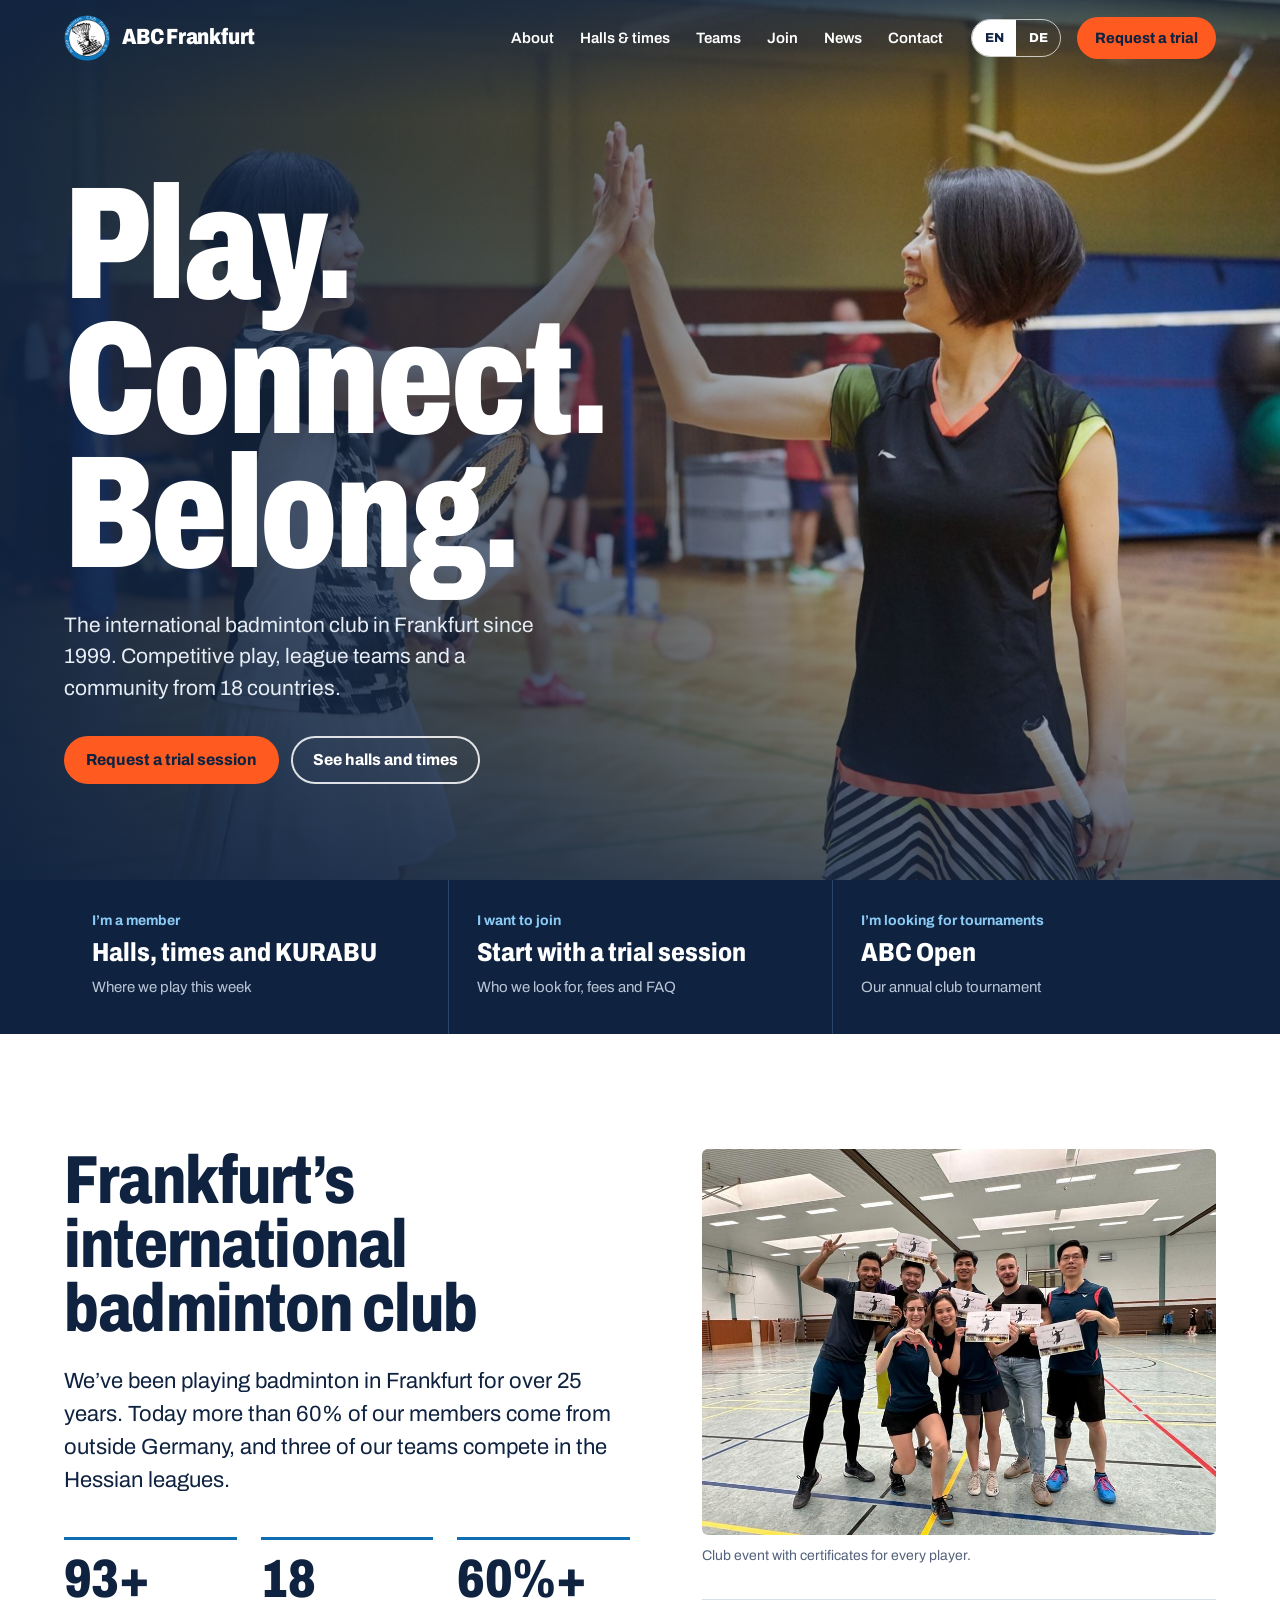
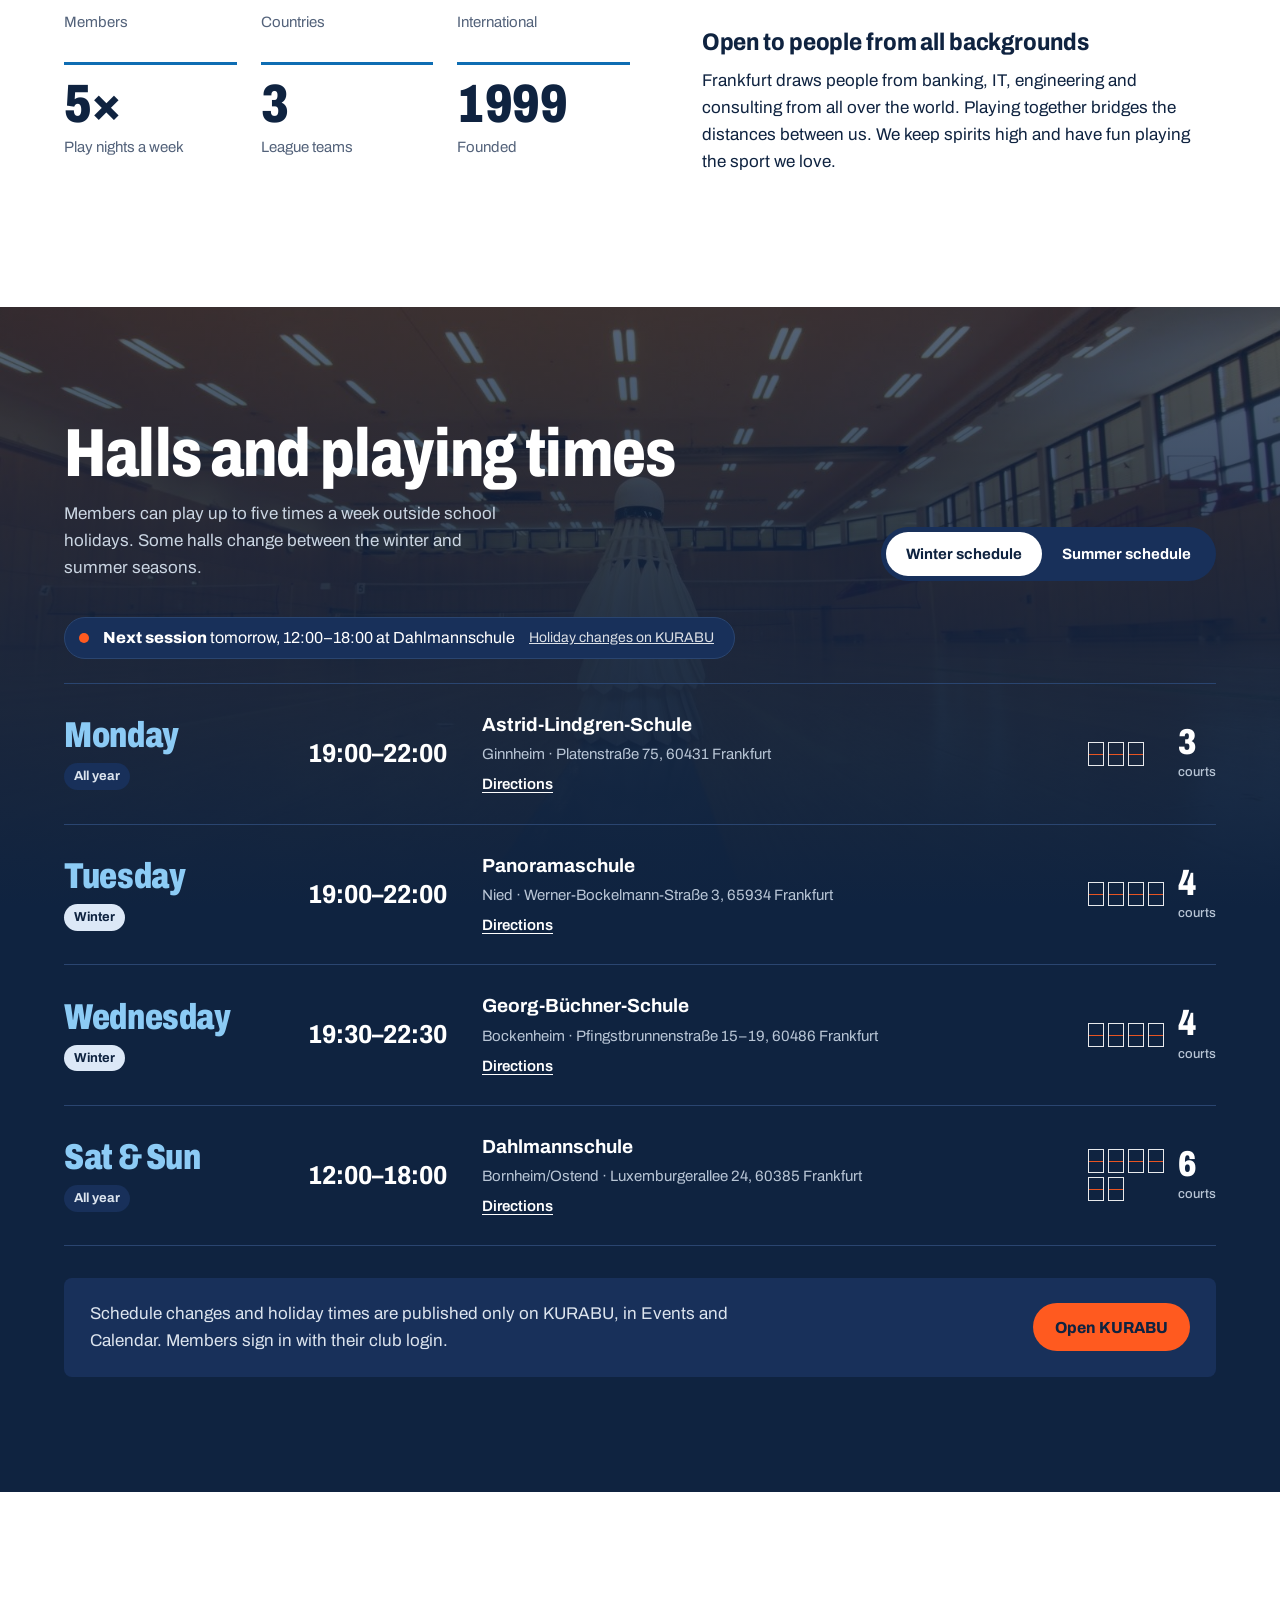
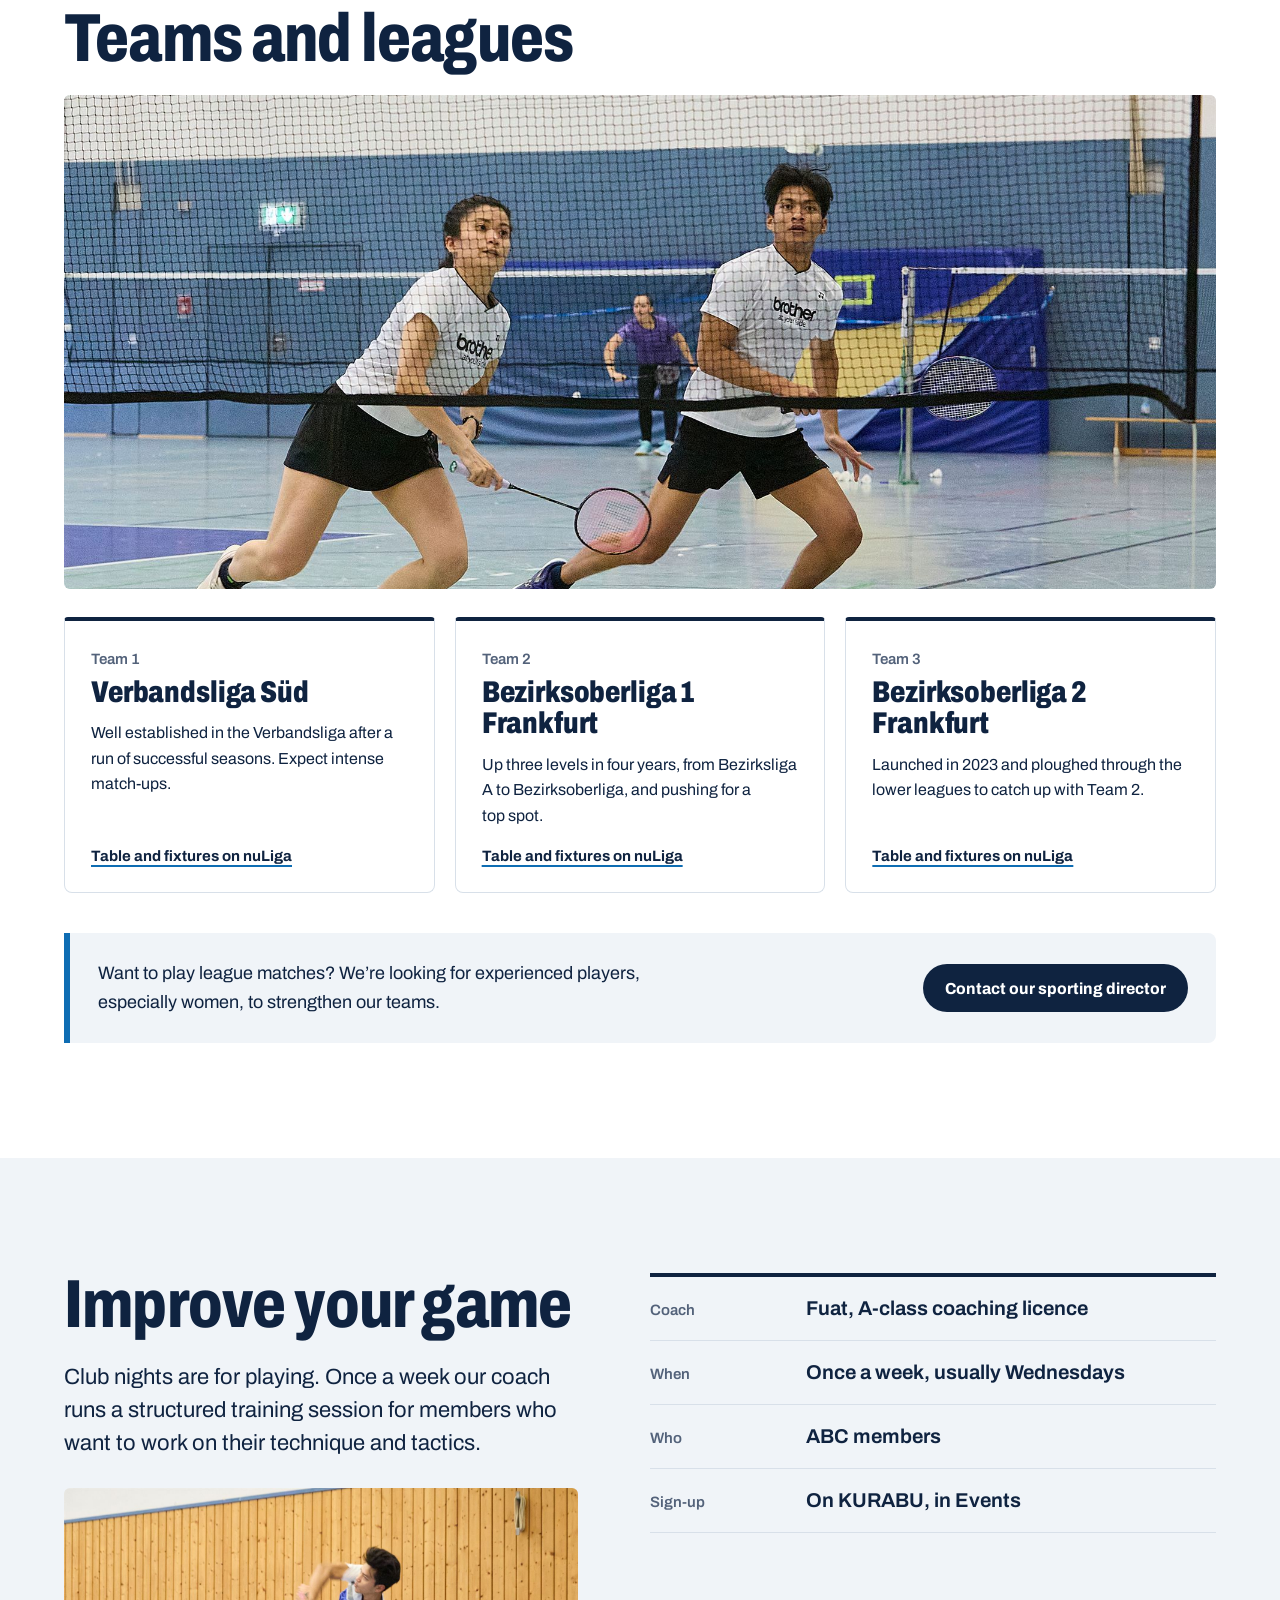
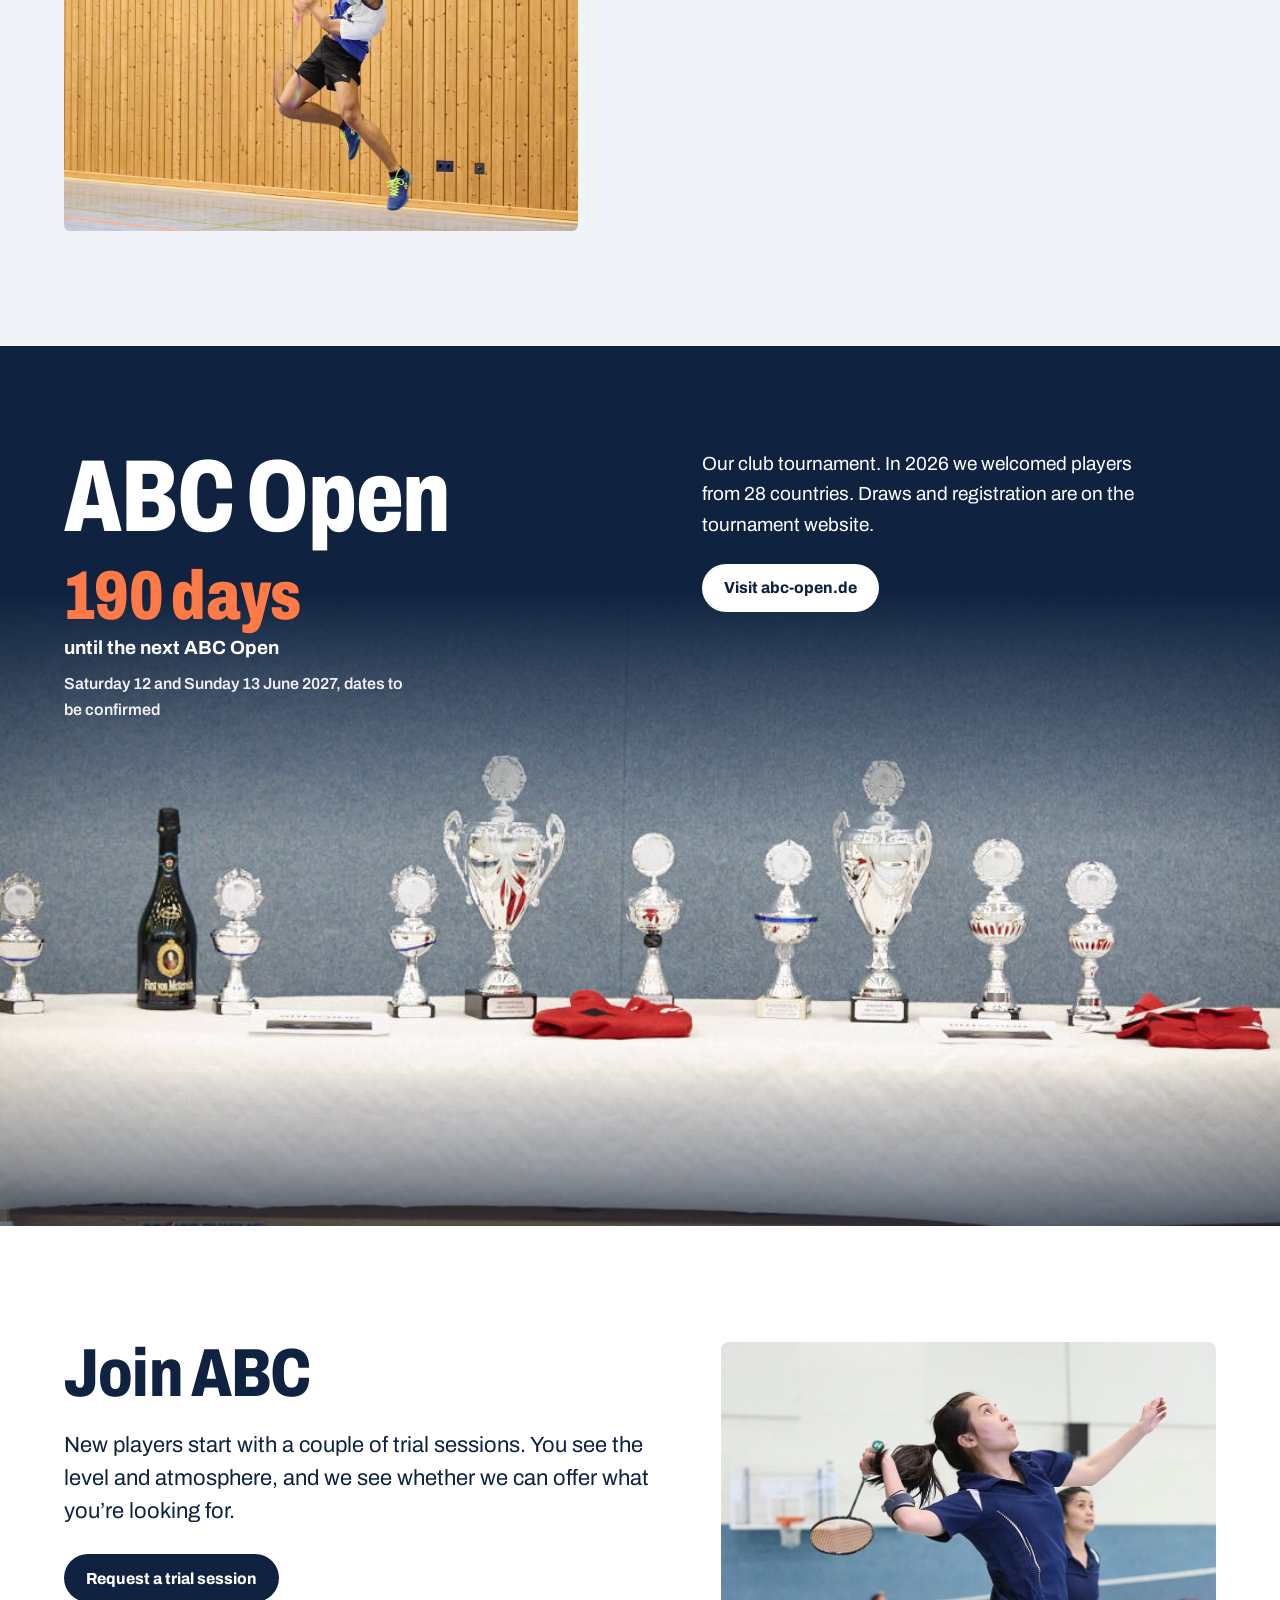
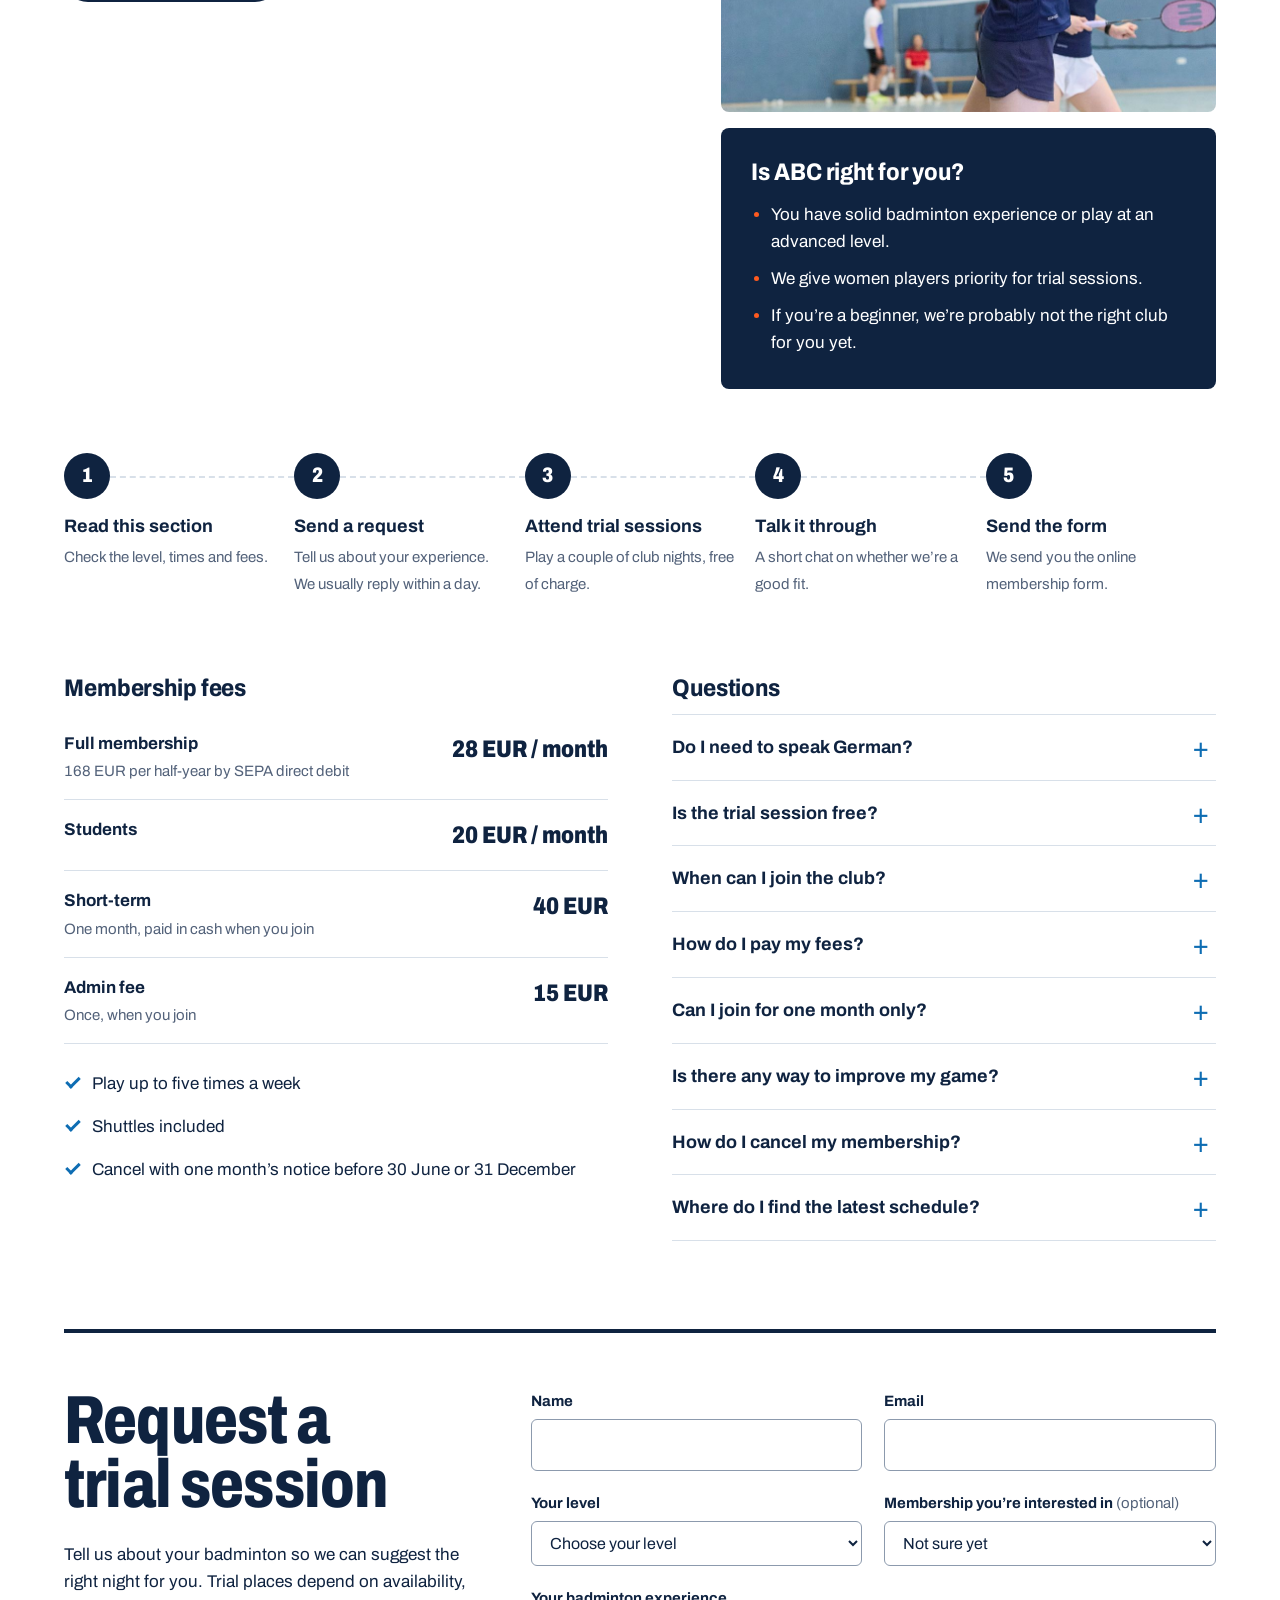
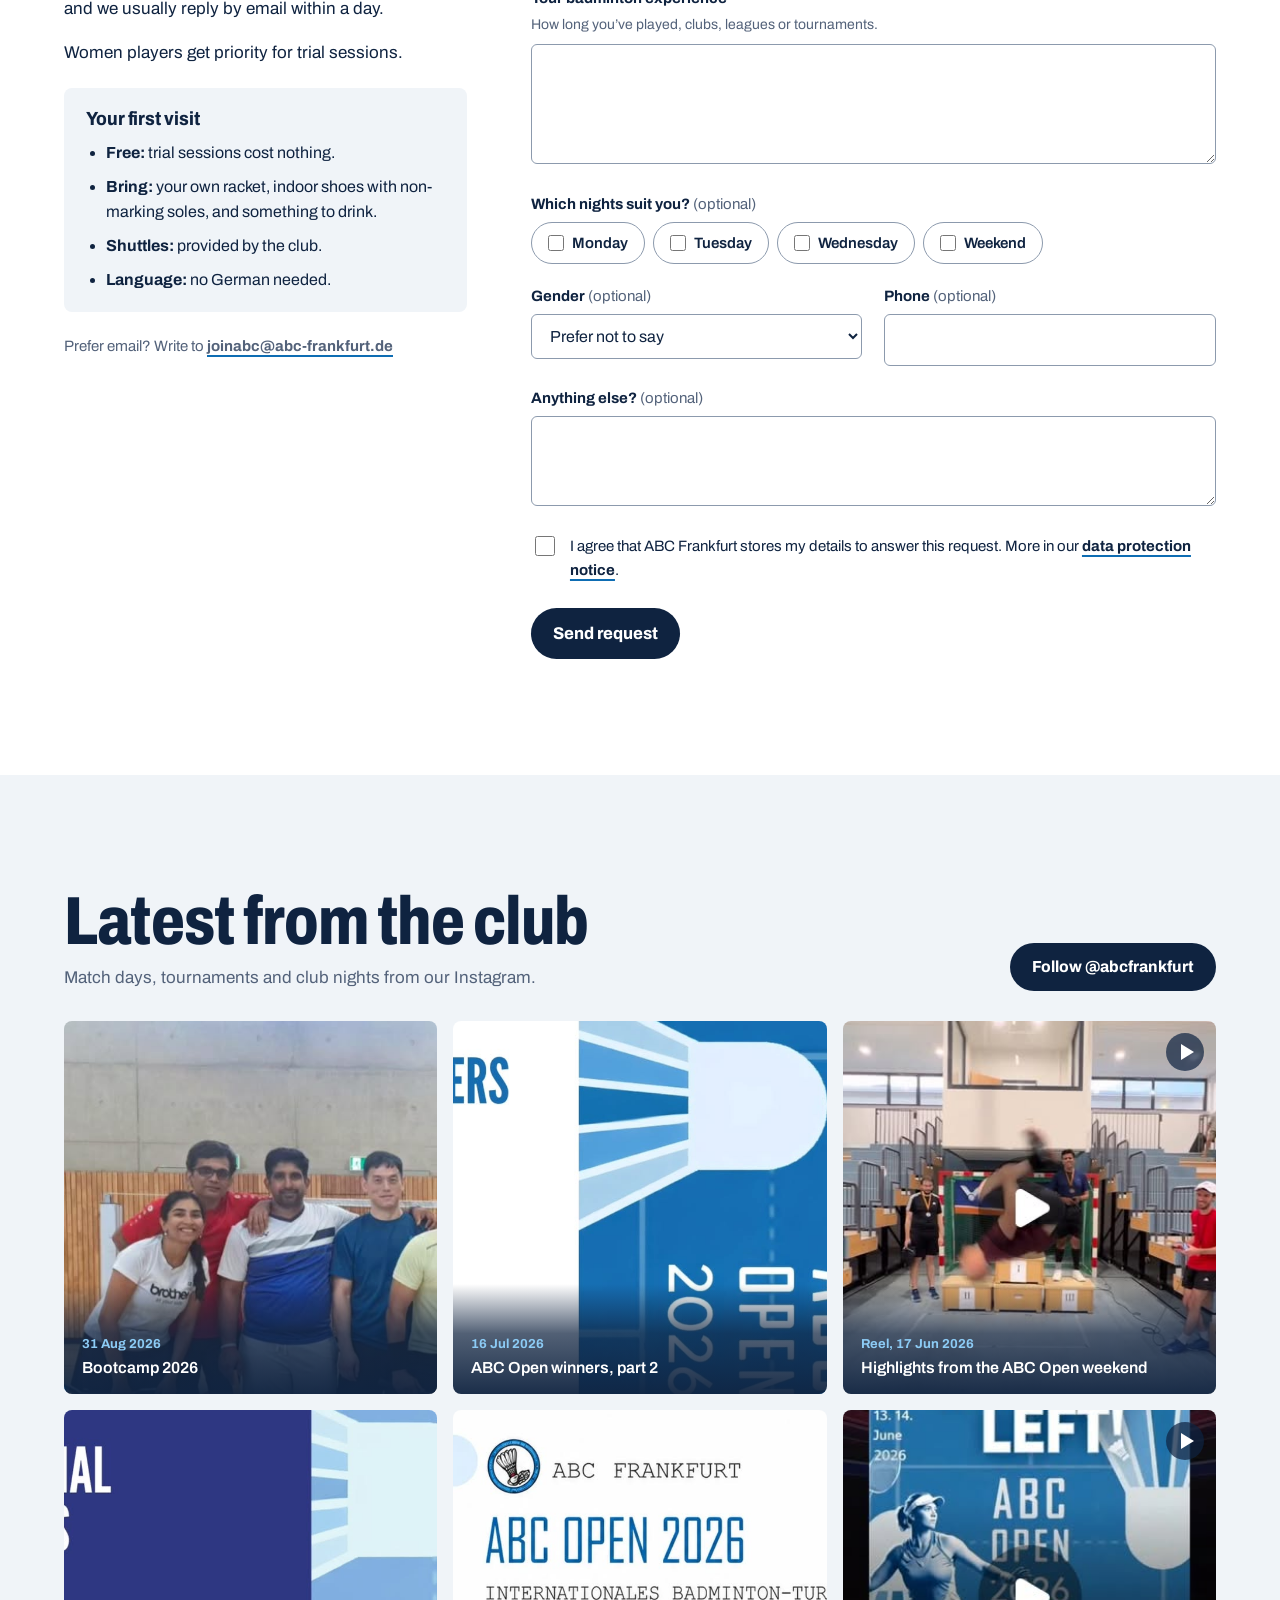
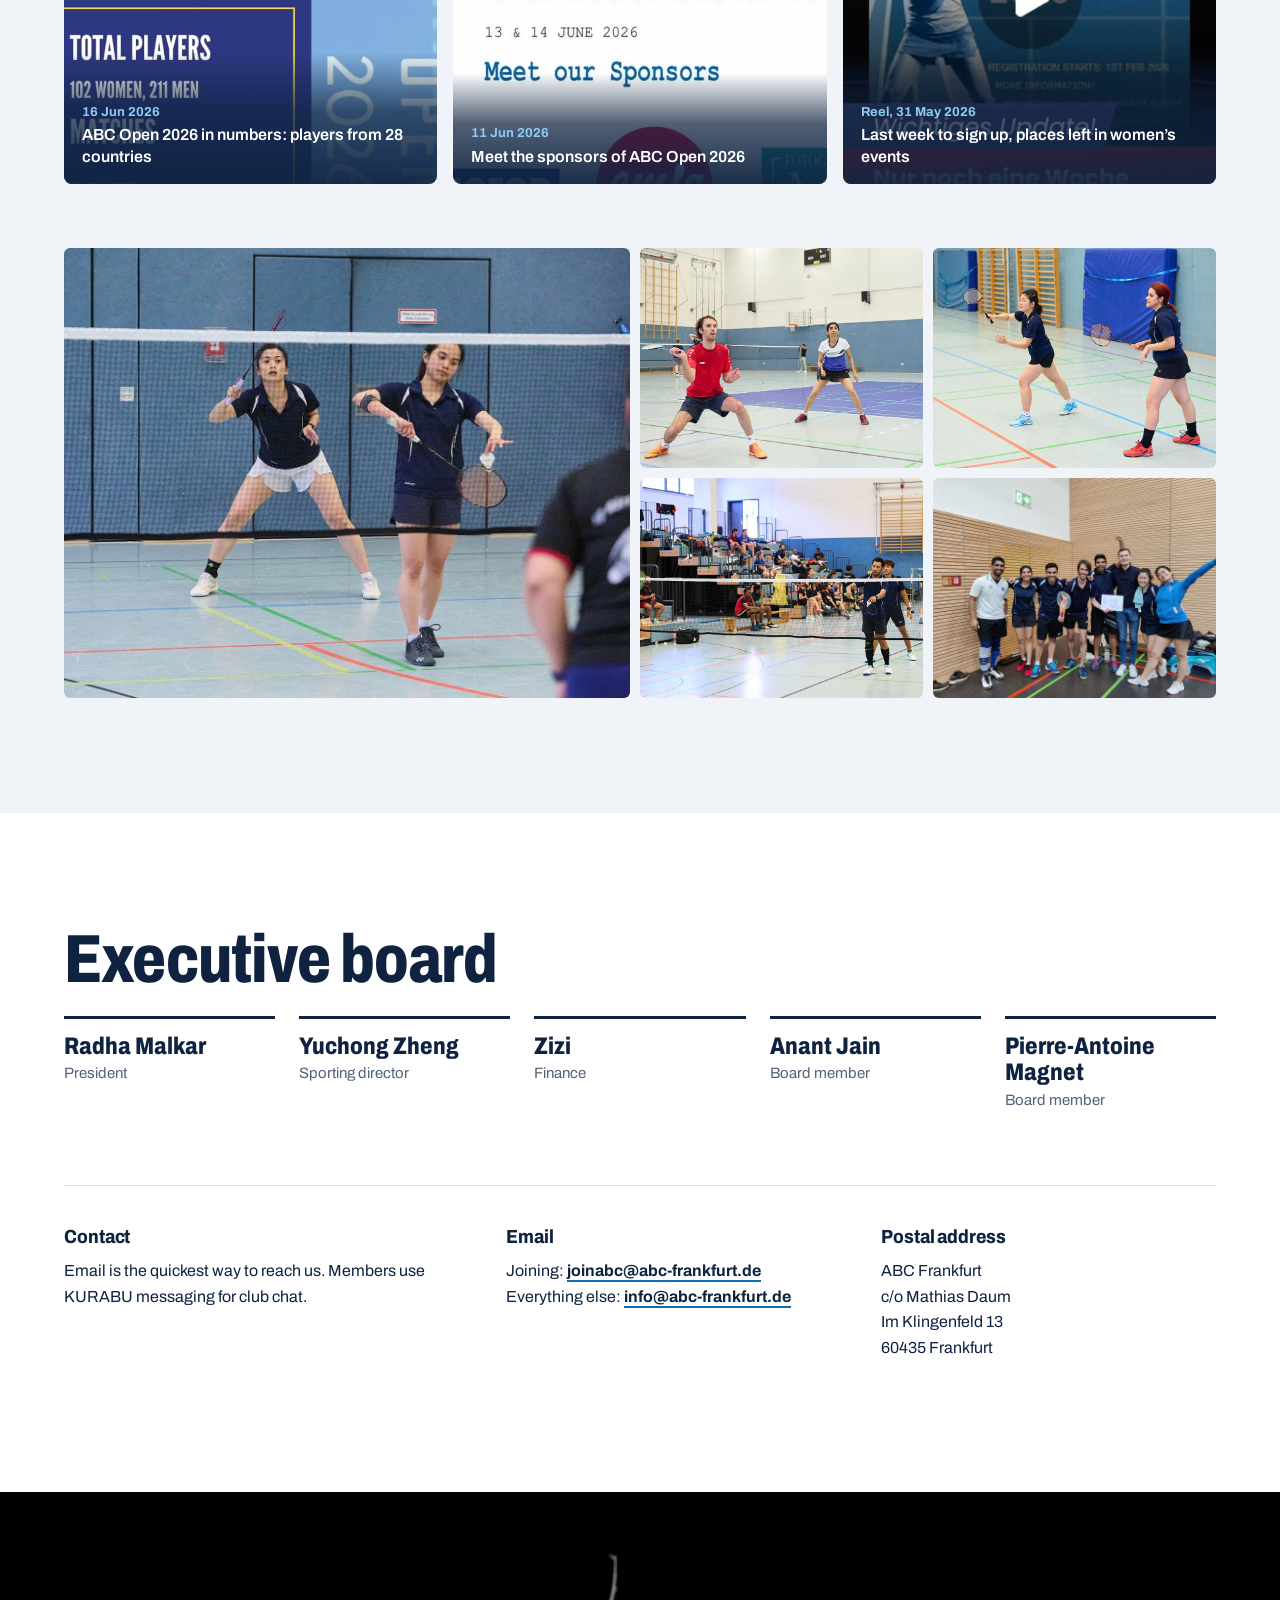
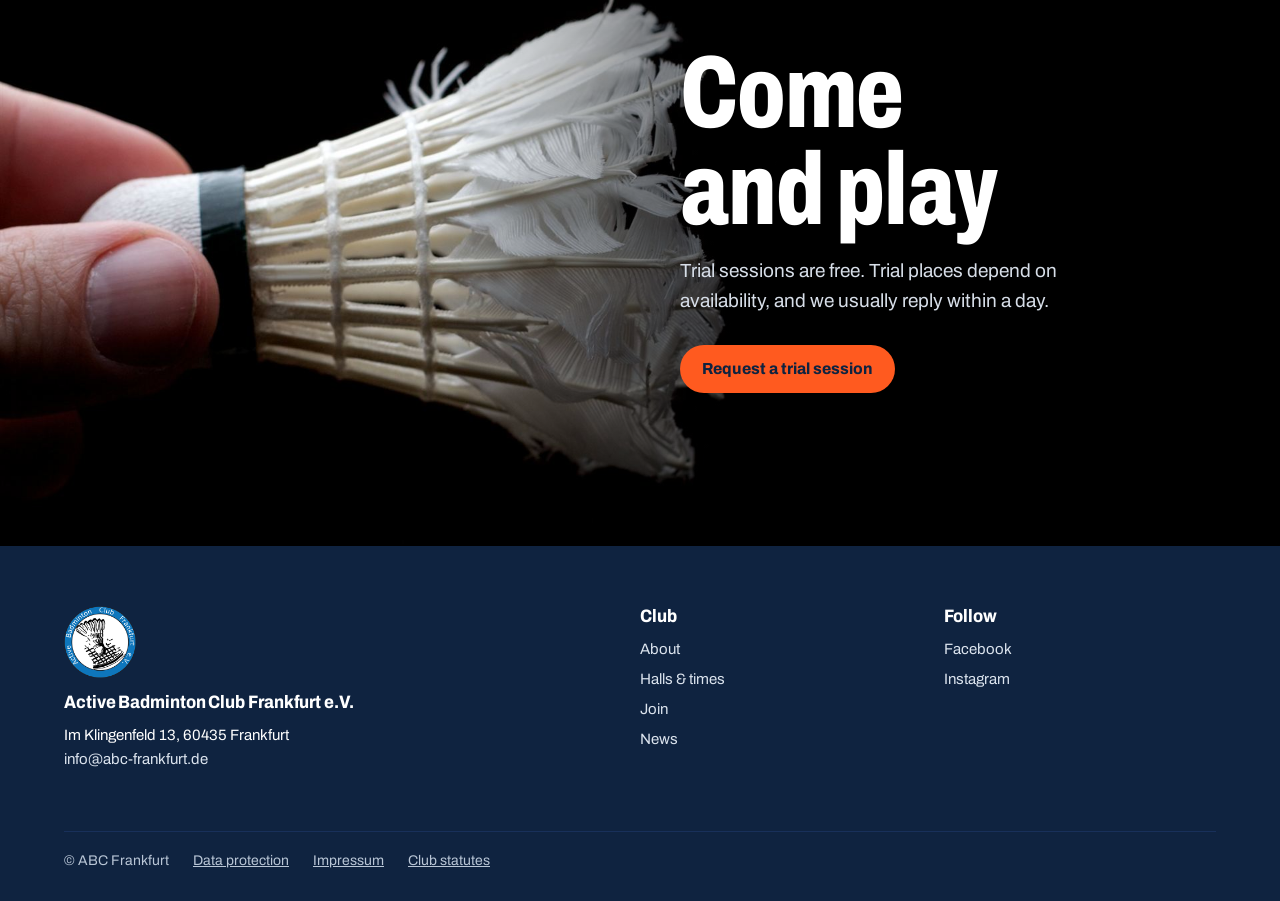
<file: site/index.html>
<!doctype html>
<html lang="en" data-lang="en">
<head>
<meta charset="utf-8">
<meta name="viewport" content="width=device-width,initial-scale=1">
<title>ABC Frankfurt | International badminton club</title>
<meta name="description" content="ABC Frankfurt is the international badminton club in Frankfurt am Main. Halls and playing times, league teams, trial sessions and membership.">
<link rel="icon" type="image/png" href="img/abc-logo-512.png">
<link rel="apple-touch-icon" href="img/abc-logo-512.png">
<link rel="preload" href="fonts/archivo-latin.woff2" as="font" type="font/woff2" crossorigin>
<link rel="stylesheet" href="styles.css">
<script>
/* Set the language before the page draws, so it never flashes in the wrong language */
(function(){var l=null;try{l=new URLSearchParams(location.search).get("lang");}catch(e){}
if(l!=="de"&&l!=="en"){try{l=localStorage.getItem("abc-lang");}catch(e){}}
if(l!=="de"&&l!=="en"){l=(navigator.language||"en").toLowerCase().indexOf("de")===0?"de":"en";}
document.documentElement.setAttribute("data-lang",l);document.documentElement.lang=l;})();
</script>
</head>
<body>
<a class="skip" href="#main"><span class="l-en">Skip to content</span><span class="l-de">Zum Inhalt springen</span></a>

<header class="top">
  <div class="wrap">
    <a class="brand" href="#top"><img src="img/abc-logo.png" alt="" width="54" height="54"><span class="brand-txt"><b>ABC Frankfurt</b><span>Active Badminton Club Frankfurt e.V.</span></span></a>
    <div class="head-right">
      <nav class="menu" aria-label="Main" data-aria-de="Hauptmenü">
        <a href="#about"><span class="l-en">About</span><span class="l-de">Über uns</span></a>
        <a href="#times"><span class="l-en">Halls &amp; times</span><span class="l-de">Hallen &amp; Zeiten</span></a>
        <a href="#teams"><span class="l-en">Teams</span><span class="l-de">Mannschaften</span></a>
        <a href="#join"><span class="l-en">Join</span><span class="l-de">Mitmachen</span></a>
        <a href="#news"><span class="l-en">News</span><span class="l-de">Neuigkeiten</span></a>
        <a href="#contact"><span class="l-en">Contact</span><span class="l-de">Kontakt</span></a>
      </nav>
      <div class="lang-switch" role="group" aria-label="Language" data-aria-de="Sprache">
        <button type="button" class="lang-btn" data-set="en" aria-pressed="true" lang="en">EN</button>
        <button type="button" class="lang-btn" data-set="de" aria-pressed="false" lang="de">DE</button>
      </div>
      <a class="btn" href="#trial"><span class="l-en">Request a trial</span><span class="l-de">Probetraining</span></a>
    </div>
  </div>
</header>

<main id="main">
<section class="hero" id="top">
  <img src="img/hero-high-five.jpg" alt="Two ABC players high-fiving on court" data-alt-de="Zwei ABC-Spielerinnen klatschen sich auf dem Feld ab" width="1536" height="1024">
  <div class="wrap">
    <h1><span class="l-en"><span>Play.</span><span>Connect.</span><span>Belong.</span></span><span class="l-de"><span>Spielen.</span><span>Verbinden.</span><span>Dazugehören.</span></span></h1>
    <p class="hero-sub"><span class="l-en">The international badminton club in Frankfurt since 1999. Competitive play, league teams and a community from 18 countries.</span><span class="l-de">Der internationale Badmintonverein in Frankfurt seit 1999. Ehrgeiziges Spiel, Ligamannschaften und eine Gemeinschaft aus 18 Ländern.</span></p>
    <div class="ctas">
      <a class="btn" href="#trial"><span class="l-en">Request a trial session</span><span class="l-de">Probetraining anfragen</span></a>
      <a class="btn line" href="#times"><span class="l-en">See halls and times</span><span class="l-de">Hallen und Zeiten ansehen</span></a>
    </div>
  </div>
</section>

<nav class="routes" aria-label="Quick links" data-aria-de="Schnellzugriff">
  <div class="wrap">
    <a href="#times"><small><span class="l-en">I’m a member</span><span class="l-de">Ich bin Mitglied</span></small><strong><span class="l-en">Halls, times and KURABU</span><span class="l-de">Hallen, Zeiten und KURABU</span></strong><span><span class="l-en">Where we play this week</span><span class="l-de">Wo wir diese Woche spielen</span></span></a>
    <a href="#join"><small><span class="l-en">I want to join</span><span class="l-de">Ich möchte mitspielen</span></small><strong><span class="l-en">Start with a trial session</span><span class="l-de">Mit einem Probetraining starten</span></strong><span><span class="l-en">Who we look for, fees and FAQ</span><span class="l-de">Wen wir suchen, Beiträge und FAQ</span></span></a>
    <a href="#open"><small><span class="l-en">I’m looking for tournaments</span><span class="l-de">Ich suche Turniere</span></small><strong>ABC Open</strong><span><span class="l-en">Our annual club tournament</span><span class="l-de">Unser jährliches Vereinsturnier</span></span></a>
  </div>
</nav>

<section class="sec" id="about">
  <div class="wrap about">
    <div>
      <h2><span class="l-en">Frankfurt’s international badminton club</span><span class="l-de">Frankfurts internationaler Badmintonverein</span></h2>
      <p class="lead"><span class="l-en">We’ve been playing badminton in Frankfurt for over 25 years. Today more than 60% of our members come from outside Germany, and three of our teams compete in the Hessian leagues.</span><span class="l-de">Wir spielen seit über 25 Jahren Badminton in Frankfurt. Heute kommen mehr als 60 % unserer Mitglieder aus dem Ausland, und drei unserer Mannschaften spielen in den hessischen Ligen.</span></p>
      <div class="stats">
        <div><strong>93+</strong><span><span class="l-en">Members</span><span class="l-de">Mitglieder</span></span></div>
        <div><strong>18</strong><span><span class="l-en">Countries</span><span class="l-de">Länder</span></span></div>
        <div><strong>60%+</strong><span><span class="l-en">International</span><span class="l-de">International</span></span></div>
        <div><strong>5×</strong><span><span class="l-en">Play nights a week</span><span class="l-de">Spielabende pro Woche</span></span></div>
        <div><strong>3</strong><span><span class="l-en">League teams</span><span class="l-de">Ligamannschaften</span></span></div>
        <div><strong>1999</strong><span><span class="l-en">Founded</span><span class="l-de">Gegründet</span></span></div>
      </div>
    </div>
    <div>
      <figure><img src="img/club-event.jpg" alt="ABC members holding certificates after a club event" data-alt-de="ABC-Mitglieder mit Urkunden nach einer Vereinsveranstaltung" width="1024" height="768" loading="lazy"><figcaption><span class="l-en">Club event with certificates for every player.</span><span class="l-de">Vereinsevent mit Urkunden für alle.</span></figcaption></figure>
      <div class="values">
        <h3><span class="l-en">Open to people from all backgrounds</span><span class="l-de">Offen für Menschen jeder Herkunft</span></h3>
        <p><span class="l-en">Frankfurt draws people from banking, IT, engineering and consulting from all over the world. Playing together bridges the distances between us. We keep spirits high and have fun playing the sport we love.</span><span class="l-de">Frankfurt zieht Menschen aus Banken, IT, Ingenieurwesen und Beratung aus aller Welt an. Gemeinsames Spielen überbrückt die Distanzen zwischen uns. Bei uns stehen gute Laune und der Spaß an unserem Sport im Mittelpunkt.</span></p>
      </div>
    </div>
  </div>
</section>

<section class="sec board" id="times">
  <img class="board-bg" src="img/photos/hall-shuttles.jpg" alt="Shuttlecocks lined up on the floor of an empty sports hall" data-alt-de="Federbälle aufgereiht auf dem Boden einer leeren Sporthalle" loading="lazy">
  <div class="wrap">
    <div class="board-intro">
      <div>
        <h2><span class="l-en">Halls and playing times</span><span class="l-de">Hallen und Trainingszeiten</span></h2>
        <p><span class="l-en">Members can play up to five times a week outside school holidays. Some halls change between the winter and summer seasons.</span><span class="l-de">Mitglieder können außerhalb der Schulferien bis zu fünfmal pro Woche spielen. Einige Hallen wechseln zwischen Winter- und Sommersaison.</span></p>
      </div>
      <div class="toggle" role="group" aria-label="Season" data-aria-de="Saison">
        <button type="button" data-season="winter" aria-pressed="true"><span class="l-en">Winter schedule</span><span class="l-de">Winterplan</span></button>
        <button type="button" data-season="summer" aria-pressed="false"><span class="l-en">Summer schedule</span><span class="l-de">Sommerplan</span></button>
      </div>
    </div>
    <div class="tonight" id="tonight" hidden></div>
    <ul class="fx">
      <li data-when="all" data-days="1"><div><div class="day"><span class="l-en">Monday</span><span class="l-de">Montag</span></div><span class="season"><span class="l-en">All year</span><span class="l-de">Ganzjährig</span></span></div><div class="time">19:00–22:00</div>
        <div class="hall"><strong>Astrid-Lindgren-Schule</strong><span>Ginnheim · Platenstraße 75, 60431 Frankfurt</span><a href="https://www.google.com/maps/search/?api=1&amp;query=Platenstra%C3%9Fe+75,+60431+Frankfurt"><span class="l-en">Directions</span><span class="l-de">Route</span></a></div>
        <div class="courts" data-courts="3"><div><b>3</b><small><span class="l-en">courts</span><span class="l-de">Felder</span></small></div></div></li>
      <li data-when="winter" data-days="2"><div><div class="day"><span class="l-en">Tuesday</span><span class="l-de">Dienstag</span></div><span class="season w"><span class="l-en">Winter</span><span class="l-de">Winter</span></span></div><div class="time">19:00–22:00</div>
        <div class="hall"><strong>Panoramaschule</strong><span>Nied · Werner-Bockelmann-Straße 3, 65934 Frankfurt</span><a href="https://www.google.com/maps/search/?api=1&amp;query=Werner-Bockelmann-Stra%C3%9Fe+3,+65934+Frankfurt"><span class="l-en">Directions</span><span class="l-de">Route</span></a></div>
        <div class="courts" data-courts="4"><div><b>4</b><small><span class="l-en">courts</span><span class="l-de">Felder</span></small></div></div></li>
      <li data-when="summer" data-days="2"><div><div class="day"><span class="l-en">Tuesday</span><span class="l-de">Dienstag</span></div><span class="season s"><span class="l-en">Summer</span><span class="l-de">Sommer</span></span></div><div class="time">19:00–23:00</div>
        <div class="hall"><strong>Viktoria-Luise-Schule</strong><span>Bockenheim · Leonardo-da-Vinci-Allee 11, 60486 Frankfurt</span><a href="https://www.google.com/maps/search/?api=1&amp;query=Leonardo-da-Vinci-Allee+11,+60486+Frankfurt"><span class="l-en">Directions</span><span class="l-de">Route</span></a></div>
        <div class="courts" data-courts="6"><div><b>6</b><small><span class="l-en">courts</span><span class="l-de">Felder</span></small></div></div></li>
      <li data-when="winter" data-days="3"><div><div class="day"><span class="l-en">Wednesday</span><span class="l-de">Mittwoch</span></div><span class="season w"><span class="l-en">Winter</span><span class="l-de">Winter</span></span></div><div class="time">19:30–22:30</div>
        <div class="hall"><strong>Georg-Büchner-Schule</strong><span>Bockenheim · Pfingstbrunnenstraße 15–19, 60486 Frankfurt</span><a href="https://www.google.com/maps/search/?api=1&amp;query=Pfingstbrunnenstra%C3%9Fe+15,+60486+Frankfurt"><span class="l-en">Directions</span><span class="l-de">Route</span></a></div>
        <div class="courts" data-courts="4"><div><b>4</b><small><span class="l-en">courts</span><span class="l-de">Felder</span></small></div></div></li>
      <li data-when="summer" data-days="3"><div><div class="day"><span class="l-en">Wednesday</span><span class="l-de">Mittwoch</span></div><span class="season s"><span class="l-en">Summer</span><span class="l-de">Sommer</span></span></div><div class="time">19:00–22:00</div>
        <div class="hall"><strong>Valentin-Senger-Schule</strong><span>Bornheim · Valentin-Senger-Straße 9, 60389 Frankfurt</span><a href="https://www.google.com/maps/search/?api=1&amp;query=Valentin-Senger-Stra%C3%9Fe+9,+60389+Frankfurt"><span class="l-en">Directions</span><span class="l-de">Route</span></a></div>
        <div class="courts" data-courts="8"><div><b>8</b><small><span class="l-en">courts</span><span class="l-de">Felder</span></small></div></div></li>
      <li data-when="all" data-days="6,0"><div><div class="day"><span class="l-en">Sat &amp; Sun</span><span class="l-de">Sa &amp; So</span></div><span class="season"><span class="l-en">All year</span><span class="l-de">Ganzjährig</span></span></div><div class="time">12:00–18:00</div>
        <div class="hall"><strong>Dahlmannschule</strong><span>Bornheim/Ostend · Luxemburgerallee 24, 60385 Frankfurt</span><a href="https://www.google.com/maps/search/?api=1&amp;query=Luxemburgerallee+24,+60385+Frankfurt"><span class="l-en">Directions</span><span class="l-de">Route</span></a></div>
        <div class="courts" data-courts="6"><div><b>6</b><small><span class="l-en">courts</span><span class="l-de">Felder</span></small></div></div></li>
    </ul>
    <div class="kurabu"><p><span class="l-en">Schedule changes and holiday times are published only on KURABU, in Events and Calendar. Members sign in with their club login.</span><span class="l-de">Planänderungen und Ferienzeiten veröffentlichen wir nur in KURABU unter Events und Kalender. Mitglieder melden sich mit ihrem Vereinslogin an.</span></p><a class="btn" href="https://abc-frankfurt.kurabu.com/"><span class="l-en">Open KURABU</span><span class="l-de">KURABU öffnen</span></a></div>
  </div>
</section>

<section class="sec" id="teams">
  <div class="wrap">
    <h2><span class="l-en">Teams and leagues</span><span class="l-de">Mannschaften und Ligen</span></h2>
    <figure class="team-photo"><img class="" src="img/photos/teams-mixed.jpg" alt="Mixed doubles pair ready to return during a league match" data-alt-de="Mixed-Doppel in Abwehrstellung während eines Ligaspiels" loading="lazy"></figure>
    <div class="teams">
      <article class="team"><div class="no"><span class="l-en">Team 1</span><span class="l-de">1. Mannschaft</span></div><p class="league">Verbandsliga Süd</p>
        <p><span class="l-en">Well established in the Verbandsliga after a run of successful seasons. Expect intense match-ups.</span><span class="l-de">Nach mehreren erfolgreichen Spielzeiten fest in der Verbandsliga etabliert. Es warten spannende Duelle.</span></p>
        <a class="link" href="https://hbv-badminton.liga.nu/cgi-bin/WebObjects/nuLigaBADDE.woa/wa/groupPage?championship=HBV+26%2F27&amp;group=40362"><span class="l-en">Table and fixtures on nuLiga</span><span class="l-de">Tabelle und Spielplan auf nuLiga</span></a></article>
      <article class="team"><div class="no"><span class="l-en">Team 2</span><span class="l-de">2. Mannschaft</span></div><p class="league">Bezirksoberliga 1 Frankfurt</p>
        <p><span class="l-en">Up three levels in four years, from Bezirksliga A to Bezirksoberliga, and pushing for a top spot.</span><span class="l-de">In vier Jahren drei Ligen aufgestiegen, von der Bezirksliga A in die Bezirksoberliga, und auf dem Weg nach oben.</span></p>
        <a class="link" href="https://hbv-badminton.liga.nu/cgi-bin/WebObjects/nuLigaBADDE.woa/wa/groupPage?championship=Frankfurt+26%2F27&amp;group=40355"><span class="l-en">Table and fixtures on nuLiga</span><span class="l-de">Tabelle und Spielplan auf nuLiga</span></a></article>
      <article class="team"><div class="no"><span class="l-en">Team 3</span><span class="l-de">3. Mannschaft</span></div><p class="league">Bezirksoberliga 2 Frankfurt</p>
        <p><span class="l-en">Launched in 2023 and ploughed through the lower leagues to catch up with Team 2.</span><span class="l-de">2023 gegründet und durch die unteren Ligen direkt zur 2. Mannschaft aufgeschlossen.</span></p>
        <a class="link" href="https://hbv-badminton.liga.nu/cgi-bin/WebObjects/nuLigaBADDE.woa/wa/groupPage?championship=Frankfurt+26%2F27&amp;group=40356"><span class="l-en">Table and fixtures on nuLiga</span><span class="l-de">Tabelle und Spielplan auf nuLiga</span></a></article>
    </div>
    <div class="recruit"><p><span class="l-en">Want to play league matches? We’re looking for experienced players, especially women, to strengthen our teams.</span><span class="l-de">Lust auf Ligaspiele? Wir suchen erfahrene Spielerinnen und Spieler, besonders Frauen, für unsere Mannschaften.</span></p><a class="btn navy" href="mailto:info@abc-frankfurt.de?subject=League%20teams"><span class="l-en">Contact our sporting director</span><span class="l-de">Sportliche Leitung kontaktieren</span></a></div>
  </div>
</section>

<section class="sec training" id="training">
  <div class="wrap train">
    <div>
      <h2><span class="l-en">Improve your game</span><span class="l-de">Am eigenen Spiel arbeiten</span></h2>
      <p class="lead"><span class="l-en">Club nights are for playing. Once a week our coach runs a structured training session for members who want to work on their technique and tactics.</span><span class="l-de">Die Vereinsabende sind zum Spielen da. Einmal pro Woche leitet unser Trainer ein strukturiertes Training für Mitglieder, die an Technik und Taktik arbeiten wollen.</span></p>
      <img class="train-pic" src="img/photos/training-smash.jpg" alt="Player jumping for a smash" data-alt-de="Spieler springt zum Smash" loading="lazy">
    </div>
    <dl class="facts">
      <div><dt><span class="l-en">Coach</span><span class="l-de">Trainer</span></dt><dd><span class="l-en">Fuat, A-class coaching licence</span><span class="l-de">Fuat, A-Trainerlizenz</span></dd></div>
      <div><dt><span class="l-en">When</span><span class="l-de">Wann</span></dt><dd><span class="l-en">Once a week, usually Wednesdays</span><span class="l-de">Einmal pro Woche, meistens mittwochs</span></dd></div>
      <div><dt><span class="l-en">Who</span><span class="l-de">Für wen</span></dt><dd><span class="l-en">ABC members</span><span class="l-de">ABC-Mitglieder</span></dd></div>
      <div><dt><span class="l-en">Sign-up</span><span class="l-de">Anmeldung</span></dt><dd><span class="l-en">On KURABU, in Events</span><span class="l-de">In KURABU unter Events</span></dd></div>
    </dl>
  </div>
</section>

<section class="open" id="open">
  <img class="open-bg" src="img/abc-open-trophies.jpg" alt="Trophies for the ABC Open winners on a table in the hall" data-alt-de="Pokale für die Siegerinnen und Sieger des ABC Open auf einem Tisch in der Halle" width="1123" height="749" loading="lazy">
  <div class="wrap open-in">
    <div>
      <h2>ABC Open</h2>
      <div class="cd" id="open-count" data-start="2027-06-12" data-end="2027-06-13">
        <p class="cd-line" id="cd-line"><span class="l-en">Next ABC Open: 12–13 June 2027</span><span class="l-de">Nächstes ABC Open: 12.–13. Juni 2027</span></p>
        <p class="cd-date" id="cd-date"><span class="l-en">Saturday 12 and Sunday 13 June 2027, dates to be confirmed</span><span class="l-de">Samstag, 12., und Sonntag, 13. Juni 2027, Termin noch nicht bestätigt</span></p>
      </div>
    </div>
    <div>
      <p><span class="l-en">Our club tournament. In 2026 we welcomed players from 28 countries. Draws and registration are on the tournament website.</span><span class="l-de">Unser Vereinsturnier. 2026 waren Spielerinnen und Spieler aus 28 Ländern dabei. Auslosung und Anmeldung findest du auf der Turnierwebsite.</span></p>
      <a class="btn" href="http://abc-open.de/"><span class="l-en">Visit abc-open.de</span><span class="l-de">Zu abc-open.de</span></a>
    </div>
  </div>
</section>

<section class="sec" id="join">
  <div class="wrap">
    <div class="join-head">
      <div>
        <h2><span class="l-en">Join ABC</span><span class="l-de">Mitglied werden</span></h2>
        <p class="lead"><span class="l-en">New players start with a couple of trial sessions. You see the level and atmosphere, and we see whether we can offer what you’re looking for.</span><span class="l-de">Neue Spielerinnen und Spieler starten mit ein paar Probetrainings. Du lernst Niveau und Atmosphäre kennen, und wir sehen, ob wir dir bieten können, was du suchst.</span></p>
        <a class="btn navy" href="#trial"><span class="l-en">Request a trial session</span><span class="l-de">Probetraining anfragen</span></a>
      </div>
      <div class="join-side">
      <img class="join-pic" src="img/photos/join-overhead.jpg" alt="Player playing an overhead shot in a doubles match" data-alt-de="Spielerin schlägt im Doppel einen Überkopfball" loading="lazy">
      <aside class="fit">
        <h3><span class="l-en">Is ABC right for you?</span><span class="l-de">Passt ABC zu dir?</span></h3>
        <ul>
          <li><span class="l-en">You have solid badminton experience or play at an advanced level.</span><span class="l-de">Du hast solide Badminton-Erfahrung oder spielst auf fortgeschrittenem Niveau.</span></li>
          <li><span class="l-en">We give women players priority for trial sessions.</span><span class="l-de">Spielerinnen bekommen bei Probetrainings Vorrang.</span></li>
          <li><span class="l-en">If you’re a beginner, we’re probably not the right club for you yet.</span><span class="l-de">Für Anfängerinnen und Anfänger sind wir wahrscheinlich noch nicht der richtige Verein.</span></li>
        </ul>
      </aside>
      </div>
    </div>

    <ol class="steps" aria-label="How to join" data-aria-de="So wirst du Mitglied">
      <li><strong><span class="l-en">Read this section</span><span class="l-de">Diesen Abschnitt lesen</span></strong><span><span class="l-en">Check the level, times and fees.</span><span class="l-de">Niveau, Zeiten und Beiträge prüfen.</span></span></li>
      <li><strong><span class="l-en">Send a request</span><span class="l-de">Anfrage senden</span></strong><span><span class="l-en">Tell us about your experience. We usually reply within a day.</span><span class="l-de">Erzähl uns von deiner Erfahrung. Wir antworten meist innerhalb eines Tages.</span></span></li>
      <li><strong><span class="l-en">Attend trial sessions</span><span class="l-de">Probetrainings besuchen</span></strong><span><span class="l-en">Play a couple of club nights, free of charge.</span><span class="l-de">Ein paar Vereinsabende kostenlos mitspielen.</span></span></li>
      <li><strong><span class="l-en">Talk it through</span><span class="l-de">Kurzes Gespräch</span></strong><span><span class="l-en">A short chat on whether we’re a good fit.</span><span class="l-de">Wir besprechen, ob wir zusammenpassen.</span></span></li>
      <li><strong><span class="l-en">Send the form</span><span class="l-de">Formular senden</span></strong><span><span class="l-en">We send you the online membership form.</span><span class="l-de">Wir schicken dir den Online-Mitgliedsantrag.</span></span></li>
    </ol>

    <div class="fees">
      <div>
        <h3><span class="l-en">Membership fees</span><span class="l-de">Mitgliedsbeiträge</span></h3>
        <table class="price">
          <tr><th scope="row"><span class="l-en">Full membership</span><span class="l-de">Vollmitgliedschaft</span><span><span class="l-en">168 EUR per half-year by SEPA direct debit</span><span class="l-de">168 EUR pro Halbjahr per SEPA-Lastschrift</span></span></th><td><span class="l-en">28 EUR / month</span><span class="l-de">28 EUR / Monat</span></td></tr>
          <tr><th scope="row"><span class="l-en">Students</span><span class="l-de">Studierende</span></th><td><span class="l-en">20 EUR / month</span><span class="l-de">20 EUR / Monat</span></td></tr>
          <tr><th scope="row"><span class="l-en">Short-term</span><span class="l-de">Kurzzeitmitgliedschaft</span><span><span class="l-en">One month, paid in cash when you join</span><span class="l-de">Ein Monat, bar bei Eintritt zu zahlen</span></span></th><td>40 EUR</td></tr>
          <tr><th scope="row"><span class="l-en">Admin fee</span><span class="l-de">Aufnahmegebühr</span><span><span class="l-en">Once, when you join</span><span class="l-de">Einmalig bei Eintritt</span></span></th><td>15 EUR</td></tr>
        </table>
        <ul class="incl">
          <li><span class="l-en">Play up to five times a week</span><span class="l-de">Bis zu fünfmal pro Woche spielen</span></li>
          <li><span class="l-en">Shuttles included</span><span class="l-de">Bälle inklusive</span></li>
          <li><span class="l-en">Cancel with one month’s notice before 30 June or 31 December</span><span class="l-de">Kündigung mit einem Monat Frist zum 30. Juni oder 31. Dezember</span></li>
        </ul>
      </div>
      <div class="faq">
        <h3><span class="l-en">Questions</span><span class="l-de">Fragen</span></h3>
        <details><summary><span class="l-en">Do I need to speak German?</span><span class="l-de">Muss ich Deutsch sprechen?</span></summary><p><span class="l-en">No, not at all. Most of our members moved to Frankfurt from abroad, and English works fine on and off court.</span><span class="l-de">Nein, überhaupt nicht. Die meisten unserer Mitglieder sind aus dem Ausland nach Frankfurt gezogen, und Englisch funktioniert auf und neben dem Feld problemlos.</span></p></details>
        <details><summary><span class="l-en">Is the trial session free?</span><span class="l-de">Ist das Probetraining kostenlos?</span></summary><p><span class="l-en">Yes. Bring your own racket and indoor shoes; we provide the shuttles.</span><span class="l-de">Ja. Bring deinen eigenen Schläger und Hallenschuhe mit, die Bälle stellen wir.</span></p></details>
        <details><summary><span class="l-en">When can I join the club?</span><span class="l-de">Wann kann ich Mitglied werden?</span></summary><p><span class="l-en">Only after attending trial sessions. If we agree we’re a good fit, we send you everything you need to join.</span><span class="l-de">Erst nach deinen Probetrainings. Wenn wir gut zusammenpassen, schicken wir dir alles, was du zum Eintritt brauchst.</span></p></details>
        <details><summary><span class="l-en">How do I pay my fees?</span><span class="l-de">Wie zahle ich meine Beiträge?</span></summary><p><span class="l-en">We collect fees by SEPA direct debit at the start of each half-year, in January and July. For full members that’s 168 EUR per half-year.</span><span class="l-de">Wir ziehen die Beiträge zu Beginn jedes Halbjahres im Januar und Juli per SEPA-Lastschrift ein. Für Vollmitglieder sind das 168 EUR pro Halbjahr.</span></p></details>
        <details><summary><span class="l-en">Can I join for one month only?</span><span class="l-de">Kann ich nur für einen Monat Mitglied werden?</span></summary><p><span class="l-en">Yes. If you’re in Frankfurt for a short time, join as a short-term member for 40 EUR, paid up front, plus the 15 EUR admin fee. You can renew it month by month.</span><span class="l-de">Ja. Wenn du nur kurz in Frankfurt bist, wirst du Kurzzeitmitglied für 40 EUR, im Voraus zu zahlen, plus 15 EUR Aufnahmegebühr. Du kannst monatlich verlängern.</span></p></details>
        <details><summary><span class="l-en">Is there any way to improve my game?</span><span class="l-de">Kann ich mein Spiel verbessern?</span></summary><p><span class="l-en">Yes. Coach Fuat runs a weekly coached session, usually on Wednesdays.</span><span class="l-de">Ja. Trainer Fuat leitet jede Woche ein Training, meistens mittwochs.</span></p></details>
        <details><summary><span class="l-en">How do I cancel my membership?</span><span class="l-de">Wie kündige ich meine Mitgliedschaft?</span></summary><p><span class="l-en">Email us at least one month before the end of a half-year (30 June or 31 December). Short-term memberships end automatically after one month.</span><span class="l-de">Schreib uns mindestens einen Monat vor Ende eines Halbjahres (30. Juni oder 31. Dezember) eine E-Mail. Kurzzeitmitgliedschaften enden automatisch nach einem Monat.</span></p></details>
        <details><summary><span class="l-en">Where do I find the latest schedule?</span><span class="l-de">Wo finde ich den aktuellen Plan?</span></summary><p><span class="l-en">On KURABU, our members’ portal. All schedule and holiday updates are published there.</span><span class="l-de">In KURABU, unserem Mitgliederportal. Dort veröffentlichen wir alle Änderungen und Ferienzeiten.</span></p></details>
      </div>
    </div>

    <div class="trial" id="trial">
      <div class="aside">
        <h2><span class="l-en">Request a trial session</span><span class="l-de">Probetraining anfragen</span></h2>
        <p><span class="l-en">Tell us about your badminton so we can suggest the right night for you. Trial places depend on availability, and we usually reply by email within a day.</span><span class="l-de">Erzähl uns von deinem Badminton, damit wir dir den passenden Abend vorschlagen können. Probetrainings vergeben wir je nach Verfügbarkeit und antworten meist innerhalb eines Tages per E-Mail.</span></p>
        <p><span class="l-en">Women players get priority for trial sessions.</span><span class="l-de">Spielerinnen bekommen bei Probetrainings Vorrang.</span></p>
        <div class="first-visit">
          <h3><span class="l-en">Your first visit</span><span class="l-de">Dein erster Besuch</span></h3>
          <ul>
            <li><span class="l-en"><b>Free:</b> trial sessions cost nothing.</span><span class="l-de"><b>Kostenlos:</b> Probetrainings kosten nichts.</span></li>
            <li><span class="l-en"><b>Bring:</b> your own racket, indoor shoes with non-marking soles, and something to drink.</span><span class="l-de"><b>Mitbringen:</b> deinen eigenen Schläger, Hallenschuhe mit nicht abfärbenden Sohlen und etwas zu trinken.</span></li>
            <li><span class="l-en"><b>Shuttles:</b> provided by the club.</span><span class="l-de"><b>Bälle:</b> stellt der Verein.</span></li>
            <li><span class="l-en"><b>Language:</b> no German needed.</span><span class="l-de"><b>Sprache:</b> Deutschkenntnisse sind nicht nötig.</span></li>
          </ul>
        </div>
        <small><span class="l-en">Prefer email? Write to</span><span class="l-de">Lieber per E-Mail? Schreib an</span> <a class="link" href="mailto:joinabc@abc-frankfurt.de">joinabc@abc-frankfurt.de</a></small>
      </div>
      <form class="tf" id="trial-form" action="https://formspree.io/f/mbgopjgr" method="POST">
        <div>
          <label for="tf-name"><span class="l-en">Name</span><span class="l-de">Name</span></label>
          <input id="tf-name" name="name" type="text" autocomplete="name" required>
          <div class="err" id="tf-name-err"><span class="l-en">Enter your name.</span><span class="l-de">Gib deinen Namen ein.</span></div>
        </div>
        <div>
          <label for="tf-email"><span class="l-en">Email</span><span class="l-de">E-Mail</span></label>
          <input id="tf-email" name="email" type="email" autocomplete="email" required>
          <div class="err" id="tf-email-err"><span class="l-en">Enter an email address like name@example.com.</span><span class="l-de">Gib eine E-Mail-Adresse wie name@beispiel.de ein.</span></div>
        </div>
        <div>
          <label for="tf-level"><span class="l-en">Your level</span><span class="l-de">Dein Niveau</span></label>
          <select id="tf-level" name="level" required>
            <option value="" data-de="Niveau wählen">Choose your level</option>
            <option value="Advanced or competitive" data-de="Fortgeschritten oder wettkampforientiert (Liga oder Turniere)">Advanced or competitive (league or tournament player)</option>
            <option value="Experienced club player" data-de="Erfahrene Vereinsspielerin / erfahrener Vereinsspieler">Experienced club player</option>
            <option value="Returning after a break" data-de="Wiedereinstieg nach einer Pause">Returning after a break</option>
            <option value="Beginner" data-de="Anfängerin / Anfänger">Beginner</option>
          </select>
          <div class="err" id="tf-level-err"><span class="l-en">Choose your level.</span><span class="l-de">Wähle dein Niveau.</span></div>
          <p class="note" id="tf-beginner" hidden><span class="l-en">Our club nights are for experienced players, so ABC probably isn’t the right fit for beginners yet. You’re still welcome to send a request.</span><span class="l-de">Unsere Vereinsabende sind für erfahrene Spielerinnen und Spieler. Für Anfänger passt ABC daher wahrscheinlich noch nicht. Du kannst uns trotzdem gern eine Anfrage schicken.</span></p>
        </div>
        <div>
          <label for="tf-membership"><span class="l-en">Membership you’re interested in</span><span class="l-de">Gewünschte Mitgliedschaft</span> <span class="opt"><span class="l-en">(optional)</span><span class="l-de">(optional)</span></span></label>
          <select id="tf-membership" name="membership">
            <option value="" data-de="Noch nicht sicher">Not sure yet</option>
            <option value="Full membership" data-de="Vollmitgliedschaft">Full membership</option>
            <option value="Student membership" data-de="Mitgliedschaft für Studierende">Student membership</option>
            <option value="Short-term, one month" data-de="Kurzzeit, ein Monat">Short-term, one month</option>
          </select>
        </div>
        <div class="full">
          <label for="tf-exp"><span class="l-en">Your badminton experience</span><span class="l-de">Deine Badminton-Erfahrung</span></label>
          <span class="hint"><span class="l-en">How long you’ve played, clubs, leagues or tournaments.</span><span class="l-de">Wie lange du spielst, Vereine, Ligen oder Turniere.</span></span>
          <textarea id="tf-exp" name="experience" required></textarea>
          <div class="err" id="tf-exp-err"><span class="l-en">Tell us a little about your experience.</span><span class="l-de">Erzähl uns kurz von deiner Erfahrung.</span></div>
        </div>
        <fieldset class="full">
          <legend><span class="l-en">Which nights suit you?</span><span class="l-de">Welche Abende passen dir?</span> <span class="opt"><span class="l-en">(optional)</span><span class="l-de">(optional)</span></span></legend>
          <div class="chips">
            <label class="chip"><input type="checkbox" name="nights" value="Monday"><span class="l-en">Monday</span><span class="l-de">Montag</span></label>
            <label class="chip"><input type="checkbox" name="nights" value="Tuesday"><span class="l-en">Tuesday</span><span class="l-de">Dienstag</span></label>
            <label class="chip"><input type="checkbox" name="nights" value="Wednesday"><span class="l-en">Wednesday</span><span class="l-de">Mittwoch</span></label>
            <label class="chip"><input type="checkbox" name="nights" value="Weekend"><span class="l-en">Weekend</span><span class="l-de">Wochenende</span></label>
          </div>
        </fieldset>
        <div>
          <label for="tf-gender"><span class="l-en">Gender</span><span class="l-de">Geschlecht</span> <span class="opt"><span class="l-en">(optional)</span><span class="l-de">(optional)</span></span></label>
          <select id="tf-gender" name="gender">
            <option value="" data-de="Keine Angabe">Prefer not to say</option>
            <option value="Woman" data-de="Frau">Woman</option>
            <option value="Man" data-de="Mann">Man</option>
            <option value="Non-binary or other" data-de="Nicht-binär oder anderes">Non-binary or other</option>
          </select>
        </div>
        <div>
          <label for="tf-phone"><span class="l-en">Phone</span><span class="l-de">Telefon</span> <span class="opt"><span class="l-en">(optional)</span><span class="l-de">(optional)</span></span></label>
          <input id="tf-phone" name="phone" type="tel" autocomplete="tel">
        </div>
        <div class="full">
          <label for="tf-msg"><span class="l-en">Anything else?</span><span class="l-de">Sonst noch etwas?</span> <span class="opt"><span class="l-en">(optional)</span><span class="l-de">(optional)</span></span></label>
          <textarea id="tf-msg" name="message" style="min-height:90px"></textarea>
        </div>
        <div class="hp" aria-hidden="true"><label for="tf-web">Leave this empty</label><input id="tf-web" name="_gotcha" type="text" tabindex="-1" autocomplete="off"></div>
        <div class="full">
          <label class="consent"><input id="tf-consent" name="consent" type="checkbox" required><span><span class="l-en">I agree that ABC Frankfurt stores my details to answer this request. More in our</span><span class="l-de">Ich bin einverstanden, dass ABC Frankfurt meine Angaben zur Bearbeitung dieser Anfrage speichert. Mehr dazu in unserer</span> <a class="link" href="/datenschutz"><span class="l-en">data protection notice</span><span class="l-de">Datenschutzerklärung</span></a>.</span></label>
          <div class="err" id="tf-consent-err"><span class="l-en">Tick this box so we can process your request.</span><span class="l-de">Bitte bestätige dies, damit wir deine Anfrage bearbeiten können.</span></div>
        </div>
        <button class="btn navy full" type="submit"><span class="l-en">Send request</span><span class="l-de">Anfrage senden</span></button>
        <div class="status full" role="status" aria-live="polite" hidden></div>
      </form>
    </div>
  </div>
</section>

<section class="sec tint" id="news">
  <div class="wrap">
    <div class="ig-head">
      <div>
        <h2><span class="l-en">Latest from the club</span><span class="l-de">Neues aus dem Verein</span></h2>
        <p><span class="l-en">Match days, tournaments and club nights from our Instagram.</span><span class="l-de">Spieltage, Turniere und Vereinsabende von unserem Instagram.</span></p>
      </div>
      <a class="btn navy" href="https://www.instagram.com/abcfrankfurt/"><span class="l-en">Follow @abcfrankfurt</span><span class="l-de">@abcfrankfurt folgen</span></a>
    </div>
    <div class="ig-grid">
      <a class="ig-tile" href="https://www.instagram.com/p/Dct3NevI-iS/"><img src="img/instagram/Dct3NevI-iS.jpg" alt="" width="480" height="480" loading="lazy"><span class="cap"><small><span class="l-en">31 Aug 2026</span><span class="l-de">31. Aug. 2026</span></small>Bootcamp 2026</span></a>
      <a class="ig-tile" href="https://www.instagram.com/p/Da2-wW1iIiF/"><img src="img/instagram/Da2-wW1iIiF.jpg" alt="" width="640" height="640" loading="lazy"><span class="cap"><small><span class="l-en">16 Jul 2026</span><span class="l-de">16. Juli 2026</span></small><span class="l-en">ABC Open winners, part 2</span><span class="l-de">ABC-Open-Siegerinnen und -Sieger, Teil 2</span></span></a>
      <a class="ig-tile" href="https://www.instagram.com/reel/DZrtI8NoHSS/"><img src="img/instagram/DZrtI8NoHSS.jpg" alt="" width="361" height="640" loading="lazy"><span class="play" aria-hidden="true"></span><span class="cap"><small><span class="l-en">Reel, 17 Jun 2026</span><span class="l-de">Reel, 17. Juni 2026</span></small><span class="l-en">Highlights from the ABC Open weekend</span><span class="l-de">Highlights vom ABC-Open-Wochenende</span></span></a>
      <a class="ig-tile" href="https://www.instagram.com/p/DZpt9iKCFpb/"><img src="img/instagram/DZpt9iKCFpb.jpg" alt="" width="640" height="640" loading="lazy"><span class="cap"><small><span class="l-en">16 Jun 2026</span><span class="l-de">16. Juni 2026</span></small><span class="l-en">ABC Open 2026 in numbers: players from 28 countries</span><span class="l-de">ABC Open 2026 in Zahlen: Aktive aus 28 Ländern</span></span></a>
      <a class="ig-tile" href="https://www.instagram.com/p/DZdGiYlCGrN/"><img src="img/instagram/DZdGiYlCGrN.jpg" alt="" width="640" height="640" loading="lazy"><span class="cap"><small><span class="l-en">11 Jun 2026</span><span class="l-de">11. Juni 2026</span></small><span class="l-en">Meet the sponsors of ABC Open 2026</span><span class="l-de">Die Sponsoren des ABC Open 2026</span></span></a>
      <a class="ig-tile" href="https://www.instagram.com/reel/DZA3fO8IaR_/"><img src="img/instagram/DZA3fO8IaR_.jpg" alt="" width="361" height="640" loading="lazy"><span class="play" aria-hidden="true"></span><span class="cap"><small><span class="l-en">Reel, 31 May 2026</span><span class="l-de">Reel, 31. Mai 2026</span></small><span class="l-en">Last week to sign up, places left in women’s events</span><span class="l-de">Letzte Anmeldewoche, noch Plätze in den Damenkategorien</span></span></a>
    </div>
    <div class="gallery" aria-label="Photo gallery" data-aria-de="Fotogalerie">
      <img src="img/photos/gallery-doubles-net.jpg" alt="Women’s doubles pair at the net" data-alt-de="Damendoppel am Netz" loading="lazy">
      <img src="img/photos/gallery-mixed-rally.jpg" alt="Mixed doubles rally" data-alt-de="Ballwechsel im Mixed" loading="lazy">
      <img src="img/photos/gallery-doubles-ready.jpg" alt="Doubles pair ready for the serve" data-alt-de="Doppelpaar bereit für den Aufschlag" loading="lazy">
      <img src="img/photos/gallery-match-crowd.jpg" alt="Doubles match with players watching from the stands" data-alt-de="Doppelspiel mit Zuschauern auf der Tribüne" loading="lazy">
      <img src="img/gallery/gallery-4.jpg" alt="Team photo" data-alt-de="Mannschaftsfoto" loading="lazy">
    </div>
  </div>
</section>

<section class="sec" id="contact">
  <div class="wrap">
    <h2><span class="l-en">Executive board</span><span class="l-de">Vorstand</span></h2>
    <ul class="people">
      <li><strong>Radha Malkar</strong><span><span class="l-en">President</span><span class="l-de">Vorsitz</span></span></li>
      <li><strong>Yuchong Zheng</strong><span><span class="l-en">Sporting director</span><span class="l-de">Sportliche Leitung</span></span></li>
      <li><strong>Zizi</strong><span><span class="l-en">Finance</span><span class="l-de">Finanzen</span></span></li>
      <li><strong>Anant Jain</strong><span><span class="l-en">Board member</span><span class="l-de">Vorstandsmitglied</span></span></li>
      <li><strong>Pierre-Antoine Magnet</strong><span><span class="l-en">Board member</span><span class="l-de">Vorstandsmitglied</span></span></li>
    </ul>
    <div class="contact">
      <div><h3><span class="l-en">Contact</span><span class="l-de">Kontakt</span></h3><p><span class="l-en">Email is the quickest way to reach us. Members use KURABU messaging for club chat.</span><span class="l-de">Per E-Mail erreichst du uns am schnellsten. Mitglieder nutzen für den Vereinschat die Nachrichten in KURABU.</span></p></div>
      <div><h3><span class="l-en">Email</span><span class="l-de">E-Mail</span></h3><p><span class="l-en">Joining:</span><span class="l-de">Mitmachen:</span> <a class="link" href="mailto:joinabc@abc-frankfurt.de">joinabc@abc-frankfurt.de</a><br><span class="l-en">Everything else:</span><span class="l-de">Alles andere:</span> <a class="link" href="mailto:info@abc-frankfurt.de">info@abc-frankfurt.de</a></p></div>
      <div><h3><span class="l-en">Postal address</span><span class="l-de">Postanschrift</span></h3><p>ABC Frankfurt<br>c/o Mathias Daum<br>Im Klingenfeld 13<br>60435 Frankfurt</p></div>
    </div>
  </div>
</section>

<section class="final">
  <img class="final-bg" src="img/photos/final-shuttle.jpg" alt="" loading="lazy">
  <div class="wrap">
    <h2><span class="l-en">Come and play</span><span class="l-de">Komm vorbei und spiel mit</span></h2>
    <p><span class="l-en">Trial sessions are free. Trial places depend on availability, and we usually reply within a day.</span><span class="l-de">Probetrainings sind kostenlos. Wir vergeben Plätze je nach Verfügbarkeit und antworten meist innerhalb eines Tages.</span></p>
    <a class="btn navy" href="#trial"><span class="l-en">Request a trial session</span><span class="l-de">Probetraining anfragen</span></a>
  </div>
</section>
</main>

<footer>
  <div class="wrap">
    <div class="fgrid">
      <div><img src="img/abc-logo.png" alt="ABC Frankfurt logo" data-alt-de="Logo ABC Frankfurt" width="72" height="72" style="margin-bottom:14px"><h3>Active Badminton Club Frankfurt e.V.</h3><p>Im Klingenfeld 13, 60435 Frankfurt<br><a href="mailto:info@abc-frankfurt.de" style="display:inline">info@abc-frankfurt.de</a></p></div>
      <div><h3><span class="l-en">Club</span><span class="l-de">Verein</span></h3><a href="#about"><span class="l-en">About</span><span class="l-de">Über uns</span></a><a href="#times"><span class="l-en">Halls &amp; times</span><span class="l-de">Hallen &amp; Zeiten</span></a><a href="#join"><span class="l-en">Join</span><span class="l-de">Mitmachen</span></a><a href="#news"><span class="l-en">News</span><span class="l-de">Neuigkeiten</span></a></div>
      <div><h3><span class="l-en">Follow</span><span class="l-de">Folgen</span></h3><a href="https://www.facebook.com/ABCFrankfurt">Facebook</a><a href="https://www.instagram.com/abcfrankfurt/">Instagram</a></div>
    </div>
    <div class="legal"><span>© ABC Frankfurt</span><a href="/datenschutz"><span class="l-en">Data protection</span><span class="l-de">Datenschutz</span></a><a href="/impressum">Impressum</a><a href="/satzung"><span class="l-en">Club statutes</span><span class="l-de">Satzung</span></a></div>
  </div>
</footer>

<script src="script.js"></script>
</body>
</html>
</file>
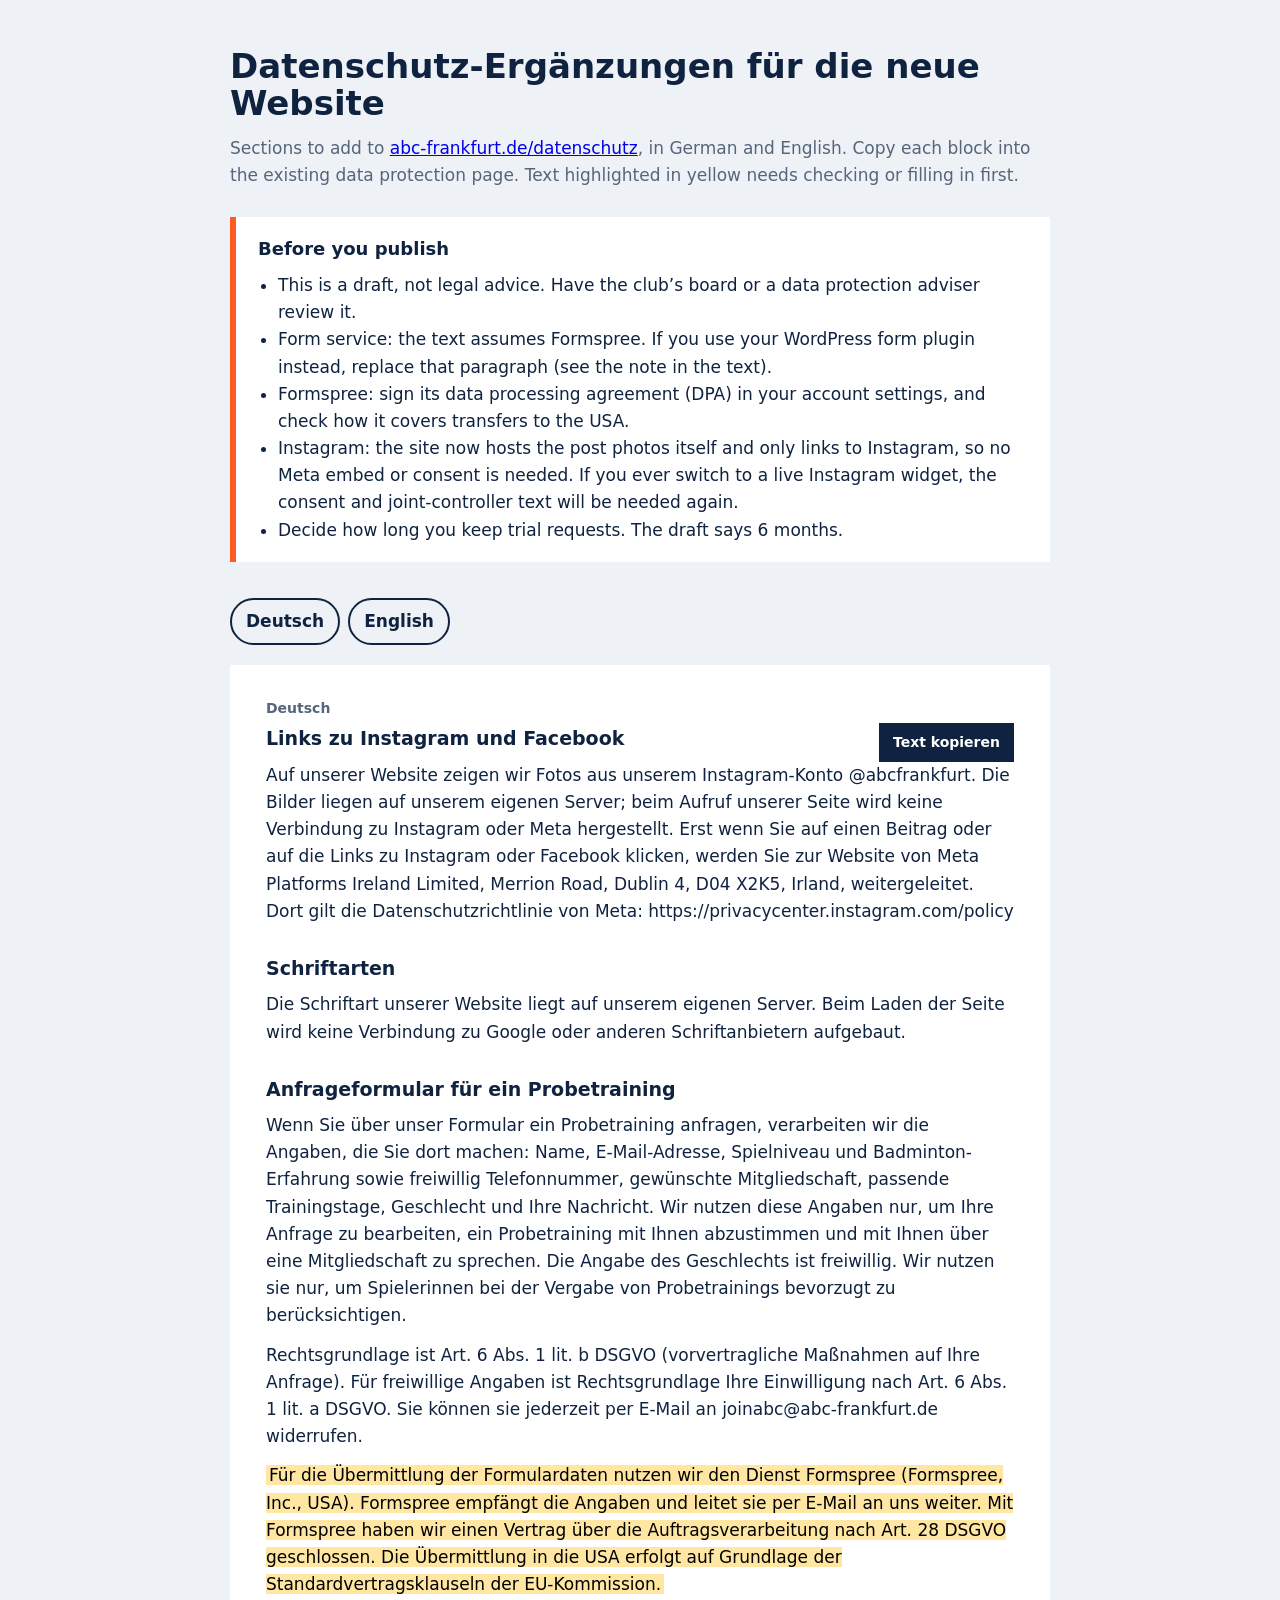
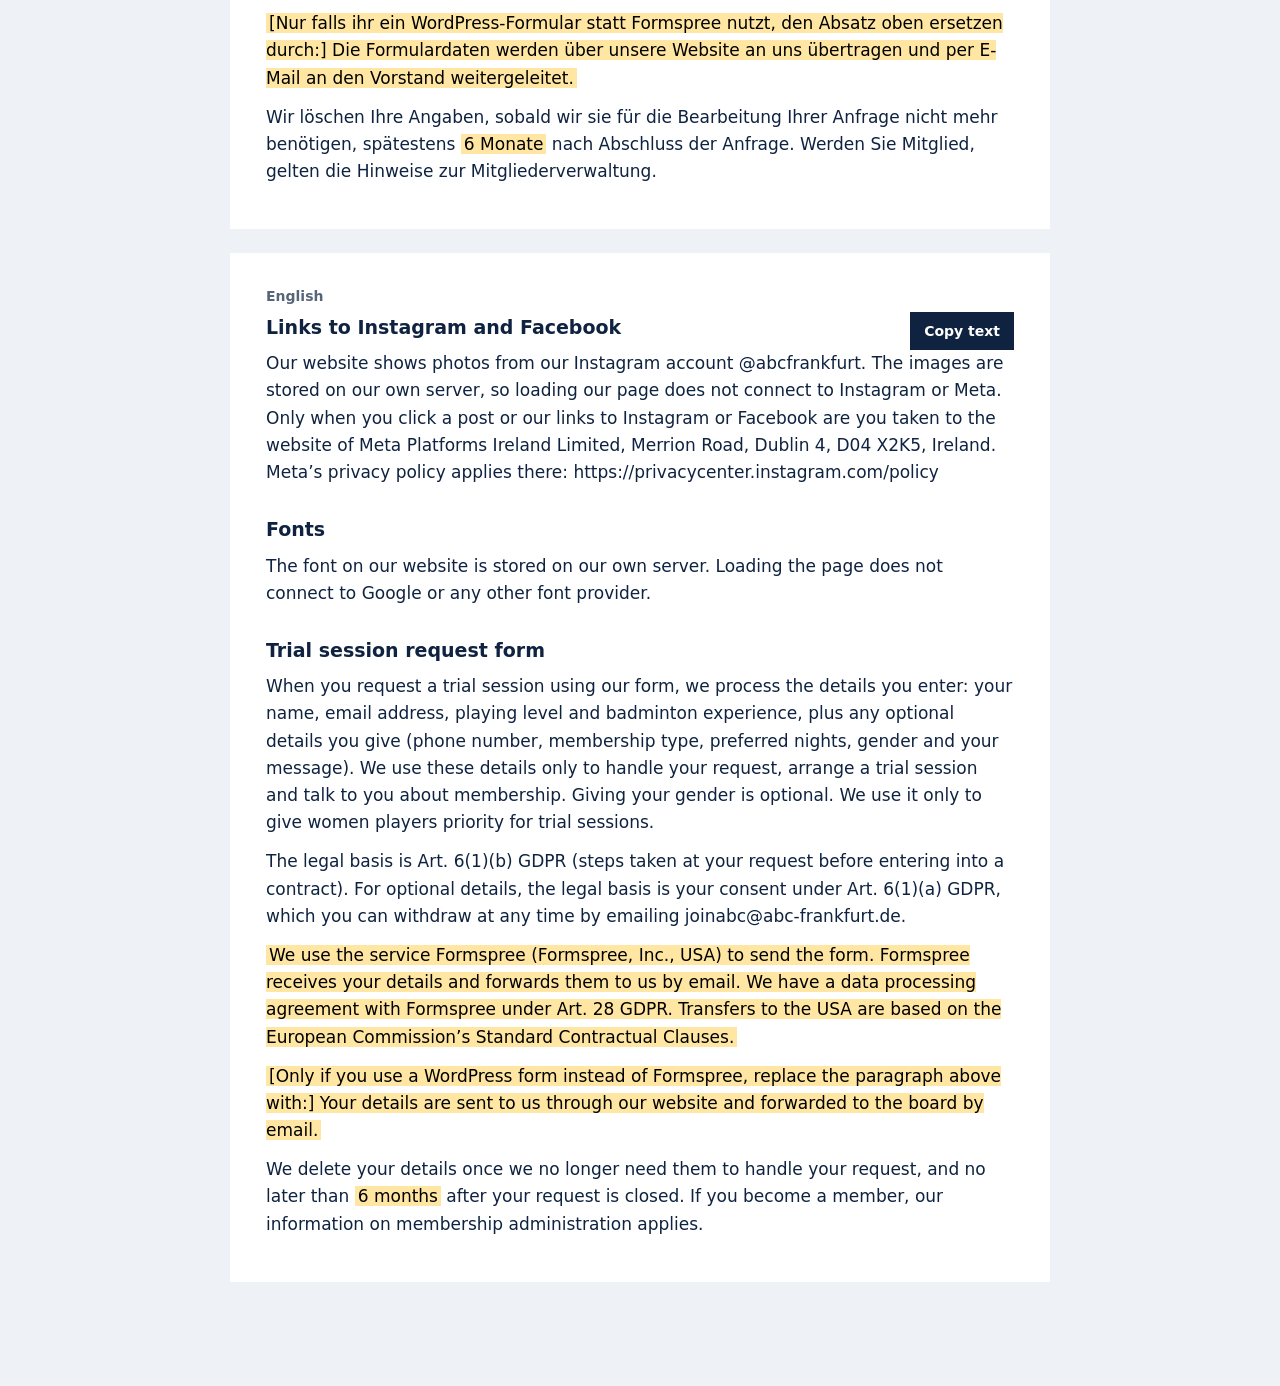
<file: datenschutz-ergaenzungen.html>
<!doctype html>
<html lang="de">
<head>
<meta charset="utf-8">
<meta name="viewport" content="width=device-width,initial-scale=1">
<title>Datenschutz-Ergänzungen ABC Frankfurt</title>
<style>
:root{--ink:#0F2340;--muted:#56657A;--line:#D5DCE4;--mark:#FFE7A3;--pop:#FF5A1F;--paper:#fff;--mist:#EEF2F6}
*{box-sizing:border-box}
body{margin:0;background:var(--mist);color:var(--ink);font:17px/1.6 system-ui,-apple-system,"Segoe UI",sans-serif}
main{max-width:860px;margin:0 auto;padding:48px 20px 80px}
h1{font-size:34px;line-height:1.1;margin:0 0 12px}
.intro{color:var(--muted);margin:0 0 28px}
.todo{background:#fff;border-left:6px solid var(--pop);padding:18px 22px;margin:0 0 36px}
.todo h2{font-size:18px;margin:0 0 8px}
.todo ul{margin:0;padding-left:20px}
.lang{display:flex;gap:8px;margin:0 0 20px}
.lang a{font-weight:700;text-decoration:none;padding:8px 14px;border:2px solid var(--ink);border-radius:999px;color:var(--ink)}
.lang a:hover{background:var(--ink);color:#fff}
article{background:#fff;padding:32px 36px;margin:0 0 24px}
article > p.tag{font-size:14px;font-weight:700;color:var(--muted);margin:0 0 4px}
h2.sec{font-size:24px;margin:0 0 18px}
h3{font-size:19px;margin:28px 0 8px}
h3:first-of-type{margin-top:0}
p{margin:0 0 12px}
mark{background:var(--mark);padding:0 3px}
.copy{font:inherit;font-size:14px;font-weight:700;background:var(--ink);color:#fff;border:0;padding:8px 14px;cursor:pointer;float:right}
.copy:focus-visible{outline:3px solid var(--pop);outline-offset:2px}
@media (max-width:600px){article{padding:24px 18px}.copy{float:none;margin-bottom:12px}}
</style>
</head>
<body>
<main>
  <h1>Datenschutz-Ergänzungen für die neue Website</h1>
  <p class="intro">Sections to add to <a href="https://abc-frankfurt.de/datenschutz/">abc-frankfurt.de/datenschutz</a>, in German and English. Copy each block into the existing data protection page. Text highlighted in yellow needs checking or filling in first.</p>

  <section class="todo">
    <h2>Before you publish</h2>
    <ul>
      <li>This is a draft, not legal advice. Have the club’s board or a data protection adviser review it.</li>
      <li>Form service: the text assumes Formspree. If you use your WordPress form plugin instead, replace that paragraph (see the note in the text).</li>
      <li>Formspree: sign its data processing agreement (DPA) in your account settings, and check how it covers transfers to the USA.</li>
      <li>Instagram: the site now hosts the post photos itself and only links to Instagram, so no Meta embed or consent is needed. If you ever switch to a live Instagram widget, the consent and joint-controller text will be needed again.</li>
      <li>Decide how long you keep trial requests. The draft says 6 months.</li>
    </ul>
  </section>

  <nav class="lang" aria-label="Language"><a href="#de">Deutsch</a><a href="#en">English</a></nav>

  <article id="de" lang="de">
    <p class="tag">Deutsch</p>
    <button class="copy" type="button" data-target="de-text">Text kopieren</button>
    <div id="de-text">
      <h3>Links zu Instagram und Facebook</h3>
      <p>Auf unserer Website zeigen wir Fotos aus unserem Instagram-Konto @abcfrankfurt. Die Bilder liegen auf unserem eigenen Server; beim Aufruf unserer Seite wird keine Verbindung zu Instagram oder Meta hergestellt. Erst wenn Sie auf einen Beitrag oder auf die Links zu Instagram oder Facebook klicken, werden Sie zur Website von Meta Platforms Ireland Limited, Merrion Road, Dublin 4, D04 X2K5, Irland, weitergeleitet. Dort gilt die Datenschutzrichtlinie von Meta: https://privacycenter.instagram.com/policy</p>

      <h3>Schriftarten</h3>
      <p>Die Schriftart unserer Website liegt auf unserem eigenen Server. Beim Laden der Seite wird keine Verbindung zu Google oder anderen Schriftanbietern aufgebaut.</p>

      <h3>Anfrageformular für ein Probetraining</h3>
      <p>Wenn Sie über unser Formular ein Probetraining anfragen, verarbeiten wir die Angaben, die Sie dort machen: Name, E-Mail-Adresse, Spielniveau und Badminton-Erfahrung sowie freiwillig Telefonnummer, gewünschte Mitgliedschaft, passende Trainingstage, Geschlecht und Ihre Nachricht. Wir nutzen diese Angaben nur, um Ihre Anfrage zu bearbeiten, ein Probetraining mit Ihnen abzustimmen und mit Ihnen über eine Mitgliedschaft zu sprechen. Die Angabe des Geschlechts ist freiwillig. Wir nutzen sie nur, um Spielerinnen bei der Vergabe von Probetrainings bevorzugt zu berücksichtigen.</p>
      <p>Rechtsgrundlage ist Art. 6 Abs. 1 lit. b DSGVO (vorvertragliche Maßnahmen auf Ihre Anfrage). Für freiwillige Angaben ist Rechtsgrundlage Ihre Einwilligung nach Art. 6 Abs. 1 lit. a DSGVO. Sie können sie jederzeit per E-Mail an joinabc@abc-frankfurt.de widerrufen.</p>
      <p><mark>Für die Übermittlung der Formulardaten nutzen wir den Dienst Formspree (Formspree, Inc., USA). Formspree empfängt die Angaben und leitet sie per E-Mail an uns weiter. Mit Formspree haben wir einen Vertrag über die Auftragsverarbeitung nach Art. 28 DSGVO geschlossen. Die Übermittlung in die USA erfolgt auf Grundlage der Standardvertragsklauseln der EU-Kommission.</mark></p>
      <p><mark>[Nur falls ihr ein WordPress-Formular statt Formspree nutzt, den Absatz oben ersetzen durch:] Die Formulardaten werden über unsere Website an uns übertragen und per E-Mail an den Vorstand weitergeleitet.</mark></p>
      <p>Wir löschen Ihre Angaben, sobald wir sie für die Bearbeitung Ihrer Anfrage nicht mehr benötigen, spätestens <mark>6 Monate</mark> nach Abschluss der Anfrage. Werden Sie Mitglied, gelten die Hinweise zur Mitgliederverwaltung.</p>
    </div>
  </article>

  <article id="en" lang="en">
    <p class="tag">English</p>
    <button class="copy" type="button" data-target="en-text">Copy text</button>
    <div id="en-text">
      <h3>Links to Instagram and Facebook</h3>
      <p>Our website shows photos from our Instagram account @abcfrankfurt. The images are stored on our own server, so loading our page does not connect to Instagram or Meta. Only when you click a post or our links to Instagram or Facebook are you taken to the website of Meta Platforms Ireland Limited, Merrion Road, Dublin 4, D04 X2K5, Ireland. Meta’s privacy policy applies there: https://privacycenter.instagram.com/policy</p>

      <h3>Fonts</h3>
      <p>The font on our website is stored on our own server. Loading the page does not connect to Google or any other font provider.</p>

      <h3>Trial session request form</h3>
      <p>When you request a trial session using our form, we process the details you enter: your name, email address, playing level and badminton experience, plus any optional details you give (phone number, membership type, preferred nights, gender and your message). We use these details only to handle your request, arrange a trial session and talk to you about membership. Giving your gender is optional. We use it only to give women players priority for trial sessions.</p>
      <p>The legal basis is Art. 6(1)(b) GDPR (steps taken at your request before entering into a contract). For optional details, the legal basis is your consent under Art. 6(1)(a) GDPR, which you can withdraw at any time by emailing joinabc@abc-frankfurt.de.</p>
      <p><mark>We use the service Formspree (Formspree, Inc., USA) to send the form. Formspree receives your details and forwards them to us by email. We have a data processing agreement with Formspree under Art. 28 GDPR. Transfers to the USA are based on the European Commission’s Standard Contractual Clauses.</mark></p>
      <p><mark>[Only if you use a WordPress form instead of Formspree, replace the paragraph above with:] Your details are sent to us through our website and forwarded to the board by email.</mark></p>
      <p>We delete your details once we no longer need them to handle your request, and no later than <mark>6 months</mark> after your request is closed. If you become a member, our information on membership administration applies.</p>
    </div>
  </article>
</main>
<script>
document.querySelectorAll('.copy').forEach(function(b){
  b.addEventListener('click',function(){
    var t=document.getElementById(b.dataset.target).innerText, label=b.textContent;
    (navigator.clipboard?navigator.clipboard.writeText(t):Promise.reject()).then(function(){
      b.textContent=b.closest('[lang]').lang==='de'?'Kopiert':'Copied';
    },function(){ b.textContent=b.closest('[lang]').lang==='de'?'Bitte manuell kopieren':'Select and copy manually'; });
    setTimeout(function(){b.textContent=label;},2000);
  });
});
</script>
</body>
</html>
</file>
<file: site/styles.css>
/* ABC Frankfurt — design v4
   One family: Archivo (variable, self-hosted, SIL OFL, see fonts/OFL.txt).
   Headings use Archivo's condensed width for a tall, scoreboard feel;
   body text stays at normal width for easy reading. */
@font-face{font-family:"Archivo";font-style:normal;font-weight:400 900;font-stretch:62% 125%;font-display:swap;
  src:url(fonts/archivo-latin-ext.woff2) format("woff2");
  unicode-range:U+0100-02BA,U+02BD-02C5,U+02C7-02CC,U+02CE-02D7,U+02DD-02FF,U+0304,U+0308,U+0329,U+1D00-1DBF,U+1E00-1E9F,U+1EF2-1EFF,U+2020,U+20A0-20AB,U+20AD-20C0,U+2113,U+2C60-2C7F,U+A720-A7FF}
@font-face{font-family:"Archivo";font-style:normal;font-weight:400 900;font-stretch:62% 125%;font-display:swap;
  src:url(fonts/archivo-latin.woff2) format("woff2");
  unicode-range:U+0000-00FF,U+0131,U+0152-0153,U+02BB-02BC,U+02C6,U+02DA,U+02DC,U+0304,U+0308,U+0329,U+2000-206F,U+20AC,U+2122,U+2191,U+2193,U+2212,U+2215,U+FEFF,U+FFFD}

:root{
  /* colour */
  --navy:#0F2340; --navy-2:#18305A; --navy-3:#2A4570;
  --pop:#FF5A1F; --pop-hi:#FF7A47; --pop-dk:#C63F0C;
  --court:#0E6DB3; --sky:#8CCBF5;
  --paper:#FFFFFF; --mist:#F0F4F8; --line:#D8E0E9; --muted:#53627A; --soft:#B9C6D6;
  /* type */
  --cond:78%;            /* condensed width for display type */
  --fs-sm:15px; --fs-body:17px; --fs-lead:clamp(19px,1.9vw,22px);
  --fs-h3:clamp(21px,2vw,24px); --fs-h2:clamp(40px,5.4vw,68px);
  /* layout */
  --wrap:1200px; --gut:24px; --sec:clamp(76px,9vw,124px); --head:76px;
}
*,*::before,*::after{box-sizing:border-box}
html{-webkit-text-size-adjust:100%;scroll-padding-top:calc(var(--head) + 12px)}
@media (prefers-reduced-motion:no-preference){html{scroll-behavior:smooth}}
body{margin:0;font-family:"Archivo",system-ui,sans-serif;font-stretch:100%;font-size:var(--fs-body);line-height:1.6;color:var(--navy);background:var(--paper);-webkit-font-smoothing:antialiased;text-rendering:optimizeLegibility}
img{display:block;max-width:100%;height:auto}
a{color:inherit}
:focus-visible{outline:3px solid var(--pop);outline-offset:3px;border-radius:2px}
.skip{position:absolute;left:-999px}.skip:focus{left:12px;top:12px;z-index:99;background:#fff;padding:8px 12px}
.wrap{max-width:var(--wrap);margin:0 auto;padding:0 var(--gut)}

/* ---------- Type ---------- */
h1,h2,h3{margin:0;font-weight:800;letter-spacing:-.012em;text-wrap:balance;overflow-wrap:break-word;-webkit-hyphens:auto;hyphens:auto}
h1,h2{font-stretch:var(--cond);line-height:.94}
h2{font-size:var(--fs-h2);margin-bottom:24px}
h3{font-size:var(--fs-h3);font-stretch:90%;font-weight:750;line-height:1.18;letter-spacing:-.005em}
p{margin:0 0 16px;max-width:64ch;text-wrap:pretty}
.lead{font-size:var(--fs-lead);line-height:1.5;max-width:56ch}

/* ---------- Buttons and links ---------- */
.btn{display:inline-flex;align-items:center;justify-content:center;gap:8px;min-height:48px;padding:12px 22px;border-radius:999px;
  font-weight:750;font-stretch:96%;font-size:16px;line-height:1.2;text-decoration:none;white-space:nowrap;
  background:var(--pop);color:var(--navy);transition:background-color .15s,color .15s,box-shadow .15s}
.btn:hover{background:var(--pop-hi)}
.btn.line{background:transparent;color:#fff;box-shadow:inset 0 0 0 2px rgba(255,255,255,.85)}
.btn.line:hover{background:#fff;color:var(--navy)}
.btn.navy{background:var(--navy);color:#fff}.btn.navy:hover{background:var(--navy-2)}
.link{font-weight:700;text-decoration:underline;text-decoration-color:var(--court);text-decoration-thickness:2px;text-underline-offset:4px}
.link:hover{text-decoration-color:var(--pop)}
.sec{padding:var(--sec) 0}
.sec.tint{background:var(--mist)}

/* ---------- Header (fixed, single line in both languages) ---------- */
.top{position:fixed;inset:0 0 auto;z-index:50;color:#fff;transition:background-color .25s,box-shadow .25s}
.top::before{content:"";position:absolute;inset:0 0 -40px;background:linear-gradient(180deg,rgba(15,35,64,.72),rgba(15,35,64,0));pointer-events:none;transition:opacity .25s}
.top.solid{background:rgba(15,35,64,.97);box-shadow:0 1px 0 rgba(255,255,255,.08),0 8px 24px rgba(5,14,30,.18)}
.top.solid::before{opacity:0}
@supports (backdrop-filter:blur(8px)){.top.solid{background:rgba(15,35,64,.9);backdrop-filter:blur(10px)}}
.top .wrap{position:relative;display:flex;align-items:center;gap:24px;min-height:var(--head)}
.brand{display:flex;align-items:center;gap:12px;text-decoration:none;flex:none}
.brand img{width:46px;height:46px;border-radius:50%;flex:none}
.brand-txt{display:flex;flex-direction:column;line-height:1.05}
.brand b{font-size:22px;font-weight:850;font-stretch:84%;letter-spacing:-.01em;white-space:nowrap}
.brand-txt span{font-size:12px;opacity:.78;margin-top:3px;white-space:nowrap}
.head-right{display:flex;align-items:center;gap:16px;margin-left:auto}
.menu{display:flex;align-items:center;gap:2px}
.menu a{display:block;padding:8px 12px;border-radius:999px;font-size:15px;font-weight:600;text-decoration:none;white-space:nowrap;transition:background-color .15s,color .15s}
.menu a:hover{background:rgba(255,255,255,.12)}
.menu a[aria-current="true"]{background:#fff;color:var(--navy)}
.lang-switch{display:inline-flex;border:1.5px solid rgba(255,255,255,.7);border-radius:999px;overflow:hidden;flex:none}
.lang-btn{font:inherit;font-size:13px;font-weight:800;background:transparent;color:inherit;border:0;padding:6px 12px;cursor:pointer;min-width:44px;min-height:36px}
.lang-btn[aria-pressed="true"]{background:#fff;color:var(--navy)}
.top .btn{min-height:42px;padding:9px 18px;font-size:15px}

/* ---------- Hero ---------- */
.hero{position:relative;min-height:min(880px,100svh);display:flex;align-items:flex-end;background:var(--navy);color:#fff;overflow:hidden}
.hero img{position:absolute;inset:0;width:100%;height:100%;object-fit:cover;object-position:62% 30%}
.hero::after{content:"";position:absolute;inset:0;background:
  linear-gradient(90deg,rgba(15,35,64,.94) 0,rgba(15,35,64,.62) 42%,rgba(15,35,64,.08) 78%),
  linear-gradient(0deg,rgba(15,35,64,.7) 0,rgba(15,35,64,0) 40%)}
.hero .wrap{position:relative;z-index:2;width:100%;padding-top:150px;padding-bottom:clamp(56px,8vw,96px)}
.hero h1{font-size:clamp(68px,12.5vw,176px);font-weight:850;font-stretch:72%;line-height:.84;letter-spacing:-.02em;margin-bottom:28px;-webkit-hyphens:manual;hyphens:manual}
.hero h1 span{display:block}
.hero-sub{font-size:clamp(18px,1.7vw,21px);line-height:1.5;max-width:40ch;margin-bottom:32px;color:#E6ECF4}
.hero .ctas{display:flex;flex-wrap:wrap;gap:12px}

/* Tonight at ABC (sits above the headline) */
.tonight{display:inline-flex;align-items:center;gap:6px 14px;flex-wrap:wrap;max-width:100%;margin-bottom:30px;padding:9px 20px 9px 14px;
  border-radius:999px;background:rgba(15,35,64,.72);border:1px solid rgba(255,255,255,.2);font-size:15px;line-height:1.35}
.tonight[hidden]{display:none}
.tonight .dot{width:10px;height:10px;border-radius:50%;background:var(--pop);flex:none}
.tonight.live .dot{background:#3DDC84;box-shadow:0 0 0 4px rgba(61,220,132,.28)}
@media (prefers-reduced-motion:no-preference){.tonight.live .dot{animation:pulse 1.8s ease-in-out infinite}}
@keyframes pulse{50%{box-shadow:0 0 0 8px rgba(61,220,132,0)}}
.tonight b{font-weight:800}
.tonight a{color:#fff;font-size:14px;opacity:.85}.tonight a:hover{opacity:1}
.board .tonight{background:var(--navy-2);border-color:var(--navy-3);font-size:16px;margin:0 0 24px}

/* ---------- Quick routes ---------- */
.routes{background:var(--navy);color:#fff}
.routes .wrap{display:grid;grid-template-columns:repeat(3,minmax(0,1fr))}
.routes a{display:block;padding:30px 28px 34px;border-left:1px solid var(--navy-3);text-decoration:none;transition:background-color .15s}
.routes a:first-child{border-left:0}
.routes a:hover{background:var(--navy-2)}
.routes small{display:block;color:var(--sky);font-weight:700;font-size:14px;margin-bottom:6px}
.routes strong{display:block;font-size:26px;font-weight:800;font-stretch:84%;line-height:1.1;margin-bottom:6px}
.routes a > span{color:var(--soft);font-size:15px}
.routes strong span,.routes small span{color:inherit;font-size:inherit}

/* ---------- About ---------- */
.about{display:grid;grid-template-columns:1.1fr 1fr;gap:clamp(40px,6vw,72px);align-items:start}
.stats{display:grid;grid-template-columns:repeat(3,minmax(0,1fr));gap:28px 24px;margin-top:40px}
.stats div{min-width:0;border-top:3px solid var(--court);padding-top:12px}
.stats strong{display:block;font-size:clamp(40px,4.4vw,54px);font-weight:850;font-stretch:76%;line-height:1;letter-spacing:-.01em;font-variant-numeric:tabular-nums}
.stats span{display:block;color:var(--muted);font-size:15px;margin-top:4px;overflow-wrap:break-word;-webkit-hyphens:auto;hyphens:auto}
.about figure{margin:0}
.about figure img{width:100%;aspect-ratio:4/3;object-fit:cover;border-radius:6px}
.about figcaption{font-size:14px;color:var(--muted);margin-top:10px}
.values{margin-top:32px;padding-top:28px;border-top:1px solid var(--line)}
.values h3{margin-bottom:10px}

/* ---------- Schedule board ---------- */
.board{background:var(--navy);color:#fff}
.board h2{color:#fff;margin-bottom:14px}
.board-intro{display:flex;justify-content:space-between;align-items:flex-end;gap:28px;flex-wrap:wrap;margin-bottom:36px}
.board-intro p{color:#CAD5E2;max-width:50ch;margin:0}
.toggle{display:inline-flex;background:var(--navy-2);border-radius:999px;padding:5px;flex:none}
.toggle button{font:inherit;font-weight:700;font-size:15px;border:0;background:transparent;color:#fff;padding:10px 20px;border-radius:999px;cursor:pointer;white-space:nowrap}
.toggle button:hover{color:var(--sky)}
.toggle button[aria-pressed="true"]{background:#fff;color:var(--navy)}
.fx{list-style:none;margin:0;padding:0;border-top:1px solid var(--navy-3)}
.fx li{display:grid;grid-template-columns:220px 150px minmax(0,1fr) 210px;gap:24px;align-items:center;padding:26px 0;border-bottom:1px solid var(--navy-3)}
.fx li[hidden]{display:none}
.fx .day{font-size:36px;font-weight:850;font-stretch:76%;line-height:1;letter-spacing:-.01em;color:var(--sky)}
.fx .season{display:inline-block;margin-top:10px;font-size:13px;font-weight:700;padding:3px 10px;border-radius:999px;background:var(--navy-2);color:#DCE4EE}
.fx .season.w{background:#DCE8F7;color:var(--navy)}
.fx .season.s{background:#FFE08A;color:var(--navy)}
.fx .time{font-size:26px;font-weight:750;font-stretch:88%;font-variant-numeric:tabular-nums;white-space:nowrap}
.fx .hall strong{display:block;font-size:19px;font-weight:700}
.fx .hall > span{display:block;color:var(--soft);font-size:15px;margin:2px 0 4px}
.fx .hall a{color:#fff;font-size:15px;font-weight:600;text-underline-offset:3px}
.fx .hall a span{display:inline;color:inherit;font-size:inherit}
.fx .courts{display:flex;align-items:center;gap:14px;justify-content:flex-end}
.fx .courts b{font-size:36px;font-weight:850;font-stretch:76%;line-height:1}
.fx .courts small{display:block;color:var(--soft);font-size:13px;font-weight:500}
.mini{display:grid;grid-template-columns:repeat(4,16px);gap:4px}
.mini i{display:block;width:16px;height:24px;border:1.5px solid #fff;position:relative;opacity:.9}
.mini i::after{content:"";position:absolute;left:0;right:0;top:50%;border-top:1.5px solid var(--pop)}
.kurabu{margin-top:32px;display:flex;gap:16px 24px;align-items:center;justify-content:space-between;flex-wrap:wrap;background:var(--navy-2);padding:22px 26px;border-radius:8px}
.kurabu p{margin:0;color:#DCE4EE;max-width:70ch}

/* ---------- Teams ---------- */
.teams{display:grid;grid-template-columns:repeat(3,minmax(0,1fr));gap:20px}
.team{display:flex;flex-direction:column;padding:26px 26px 24px;border:1px solid var(--line);border-top:4px solid var(--navy);border-radius:4px 4px 8px 8px}
.team .no{font-size:15px;color:var(--muted);font-weight:600}
.team .league{font-size:30px;font-weight:850;font-stretch:78%;line-height:1.05;margin:6px 0 12px;letter-spacing:-.005em;max-width:none}
.team p{font-size:16px}
.team .link{margin-top:auto;font-size:15px}
.recruit{margin-top:40px;display:flex;justify-content:space-between;align-items:center;gap:20px 28px;flex-wrap:wrap;padding:26px 28px;background:var(--mist);border-left:6px solid var(--court);border-radius:0 8px 8px 0}
.recruit p{margin:0;font-size:18px;max-width:58ch}

/* ---------- Training ---------- */
.training{background:var(--mist)}
.train{display:grid;grid-template-columns:1fr 1.1fr;gap:clamp(40px,6vw,72px);align-items:start}
.train .lead{margin-bottom:0}
.facts{margin:0;border-top:4px solid var(--navy)}
.facts div{display:grid;grid-template-columns:140px minmax(0,1fr);gap:16px;padding:18px 0;border-bottom:1px solid var(--line)}
.facts dt{font-weight:600;color:var(--muted);font-size:15px;padding-top:3px}
.facts dd{margin:0;font-size:20px;font-weight:650;line-height:1.35}

/* ---------- ABC Open band ---------- */
.open{position:relative;overflow:hidden;background:var(--court);color:#fff;padding:var(--sec) 0}
.open .shuttle{position:absolute;right:4%;top:50%;transform:translateY(-50%) rotate(-18deg);width:300px;height:auto;opacity:.16;pointer-events:none}
.open-in{position:relative;display:grid;grid-template-columns:1.1fr 1fr;gap:clamp(32px,6vw,72px);align-items:end}
.open h2{color:#fff;font-size:clamp(60px,8vw,112px);font-stretch:72%;margin-bottom:20px}
.open p{font-size:19px;max-width:42ch}
.open .btn{margin-top:8px;background:#fff;color:var(--navy)}
.open .btn:hover{background:var(--mist)}
.cd{margin:0 0 18px}
.open .cd-line{font-size:19px;font-weight:700;margin:0 0 8px;max-width:none}
.open .cd-line b{display:block;font-size:clamp(46px,5.4vw,70px);font-weight:850;font-stretch:74%;line-height:.92;letter-spacing:-.01em;margin-bottom:4px}
.open .cd-date{font-weight:600;font-size:16px;margin:0;opacity:.92}

/* ---------- Join ---------- */
.join-head{display:grid;grid-template-columns:1.2fr 1fr;gap:clamp(36px,5vw,64px);align-items:start;margin-bottom:64px}
.join-head .lead{margin-bottom:26px}
.fit{background:var(--navy);color:#fff;padding:30px 30px 22px;border-radius:8px}
.fit h3{margin-bottom:14px}
.fit ul{margin:0;padding-left:20px}.fit li{margin-bottom:10px}
.fit li::marker{color:var(--pop)}
.steps{list-style:none;margin:0 0 76px;padding:0;display:grid;grid-template-columns:repeat(5,minmax(0,1fr));counter-reset:s}
.steps li{counter-increment:s;padding:0 18px 0 0;position:relative}
.steps li::before{content:counter(s);display:grid;place-items:center;width:46px;height:46px;border-radius:50%;background:var(--navy);color:#fff;font-weight:850;font-stretch:80%;font-size:21px;margin-bottom:16px;position:relative;z-index:1}
.steps li::after{content:"";position:absolute;top:23px;left:46px;right:0;border-top:2px dashed var(--line)}
.steps li:last-child::after{display:none}
.steps strong{display:block;font-size:18px;line-height:1.25;margin-bottom:6px}
.steps li > span{font-size:15px;color:var(--muted)}
.steps strong span{color:inherit;font-size:inherit}
.fees{display:grid;grid-template-columns:1fr 1fr;gap:clamp(36px,5vw,64px)}
.fees h3,.faq h3{margin-bottom:12px}
.price{width:100%;border-collapse:collapse;font-variant-numeric:tabular-nums}
.price th,.price td{text-align:left;padding:16px 0;border-bottom:1px solid var(--line);vertical-align:top}
.price th{font-weight:700;padding-right:12px;overflow-wrap:break-word;-webkit-hyphens:auto;hyphens:auto}
.price th > .l-en,.price th > .l-de{display:inline;color:inherit;font-size:inherit;font-weight:inherit}
.price th > span:not([class]){display:block;font-weight:400;color:var(--muted);font-size:15px;margin-top:2px}
.price td{text-align:right;font-weight:850;font-stretch:82%;font-size:24px;white-space:nowrap}
.incl{list-style:none;margin:18px 0 0;padding:0}
.incl li{padding:8px 0 8px 28px;position:relative}
.incl li::before{content:"";position:absolute;left:2px;top:15px;width:14px;height:8px;border-left:3px solid var(--court);border-bottom:3px solid var(--court);transform:rotate(-45deg)}
.faq details{border-bottom:1px solid var(--line)}
.faq details:first-of-type{border-top:1px solid var(--line)}
.faq summary{cursor:pointer;list-style:none;padding:18px 40px 18px 0;font-weight:700;font-size:18px;position:relative}
.faq summary::-webkit-details-marker{display:none}
.faq summary::after{content:"+";position:absolute;right:6px;top:11px;font-size:28px;font-weight:400;color:var(--court);transition:transform .2s}
.faq details[open] summary::after{transform:rotate(45deg)}
.faq details p{padding-bottom:12px;color:#26364F}

/* ---------- Trial request ---------- */
.trial{margin-top:88px;padding-top:56px;border-top:4px solid var(--navy);display:grid;grid-template-columns:1fr 1.7fr;gap:clamp(32px,5vw,64px);align-items:start}
.trial .aside p{font-size:17px}
.trial .aside small{display:block;color:var(--muted);font-size:15px;margin-top:18px}
.first-visit{background:var(--mist);padding:20px 22px;margin:22px 0;border-radius:8px}
.first-visit h3{font-size:19px;margin-bottom:10px}
.first-visit ul{margin:0;padding-left:20px;font-size:16px}
.first-visit li{margin-bottom:8px}.first-visit li:last-child{margin-bottom:0}
.tf{display:grid;grid-template-columns:1fr 1fr;gap:20px 22px;background:#fff}
.tf .full{grid-column:1/-1}
.tf label,.tf legend{display:block;font-weight:700;font-size:15px;margin-bottom:6px;padding:0}
.tf .opt{font-weight:400;color:var(--muted)}
.tf .hint{display:block;font-size:14px;color:var(--muted);margin:-2px 0 8px}
.tf input[type=text],.tf input[type=email],.tf input[type=tel],.tf select,.tf textarea{width:100%;font:inherit;font-size:16px;padding:12px 14px;border:1.5px solid #8C9AAD;border-radius:6px;background:#fff;color:var(--navy)}
.tf textarea{min-height:120px;resize:vertical}
.tf input:focus,.tf select:focus,.tf textarea:focus{border-color:var(--navy);outline:2px solid var(--court);outline-offset:1px}
.tf [aria-invalid="true"]{border-color:#B3261E!important;background:#FFF6F5}
.tf .err{display:none;color:#B3261E;font-size:14px;font-weight:600;margin-top:6px}
.tf .err.on{display:block}
.tf fieldset{border:0;margin:0;padding:0;min-width:0}
.chips{display:flex;flex-wrap:wrap;gap:8px}
.tf .chip{display:inline-flex;align-items:center;gap:8px;border:1.5px solid #8C9AAD;border-radius:999px;padding:8px 16px;cursor:pointer;font-weight:600;font-size:15px;margin:0}
.chip input{width:16px;height:16px;accent-color:var(--court);margin:0}
.chip:has(input:checked){background:var(--navy);border-color:var(--navy);color:#fff}
.chip:has(input:focus-visible){outline:3px solid var(--pop);outline-offset:2px}
.tf .note{background:var(--mist);border-left:4px solid var(--court);padding:12px 16px;font-size:15px;margin-top:10px}
.tf .note[hidden]{display:none}
.tf .consent{display:flex;gap:12px;align-items:flex-start;font-weight:400;font-size:15px}
.tf .consent input{width:20px;height:20px;margin-top:2px;flex:none;accent-color:var(--navy)}
.tf .hp{position:absolute;left:-9999px;width:1px;height:1px;overflow:hidden}
.tf button[type=submit]{border:0;cursor:pointer;font:inherit;font-weight:750;font-stretch:96%;justify-self:start}
.tf .status{padding:16px 18px;font-weight:600;font-size:16px;border-radius:6px}
.tf .status[hidden]{display:none}
.tf .status.ok{background:#E4F4EA;color:#14532D}
.tf .status.info{background:var(--mist);color:var(--navy)}
.tf .status.bad{background:#FDECEA;color:#8C1D18}
.sent{background:var(--mist);padding:32px;border-radius:8px}
.sent h3{font-size:26px;margin-bottom:10px}

/* ---------- News ---------- */
.ig-head{display:flex;justify-content:space-between;align-items:flex-end;gap:24px;flex-wrap:wrap;margin-bottom:30px}
.ig-head h2{margin-bottom:10px}
.ig-head p{margin:0;color:var(--muted)}
.ig-grid{display:grid;grid-template-columns:repeat(3,minmax(0,1fr));gap:16px}
.ig-tile{display:block;position:relative;aspect-ratio:1;overflow:hidden;background:var(--navy);color:#fff;text-decoration:none;border-radius:8px}
.ig-tile img{width:100%;height:100%;object-fit:cover}
@media (prefers-reduced-motion:no-preference){.ig-tile img{transition:transform .4s ease}.ig-tile:hover img{transform:scale(1.04)}}
.ig-tile .cap{position:absolute;left:0;right:0;bottom:0;padding:52px 18px 16px;background:linear-gradient(0deg,rgba(15,35,64,.95) 0,rgba(15,35,64,.72) 55%,rgba(15,35,64,0) 100%);font-size:16px;font-weight:600;line-height:1.35}
.ig-tile .cap small{display:block;color:var(--sky);font-weight:700;font-size:13px;margin-bottom:3px}
.ig-tile .play{position:absolute;top:12px;right:12px;width:38px;height:38px;border-radius:50%;background:rgba(15,35,64,.7);display:grid;place-items:center}
.ig-tile .play::before{content:"";border-left:13px solid #fff;border-top:8px solid transparent;border-bottom:8px solid transparent;margin-left:4px}
.ig-tile:focus-visible{outline-offset:4px}
.gallery{display:grid;grid-template-columns:2fr 1fr 1fr;grid-auto-rows:220px;gap:10px;margin-top:64px}
.gallery img{width:100%;height:100%;object-fit:cover;background:var(--mist);border-radius:6px}
.gallery img:first-child{grid-row:span 2}

/* ---------- Board and contact ---------- */
.people{list-style:none;margin:0;padding:0;display:grid;grid-template-columns:repeat(5,minmax(0,1fr));gap:24px}
.people li{border-top:3px solid var(--navy);padding-top:14px;min-width:0}
.people strong{display:block;font-size:24px;font-weight:800;font-stretch:82%;line-height:1.1;-webkit-hyphens:manual;hyphens:manual}
.people li > span{color:var(--muted);font-size:15px}
.contact{display:grid;grid-template-columns:1.2fr 1fr 1fr;gap:40px;margin-top:72px;padding-top:40px;border-top:1px solid var(--line)}
.contact h3{font-size:19px;margin-bottom:10px}
.contact p{font-size:16px}

/* ---------- Closing CTA and footer ---------- */
.final{background:var(--mist);text-align:center;padding:var(--sec) 0}
.final h2{font-size:clamp(52px,8vw,108px);font-stretch:72%;margin-bottom:18px}
.final p{margin:0 auto 28px;font-size:19px;max-width:50ch}
footer{background:var(--navy);color:#fff;padding:60px 0 28px;font-size:15px}
.fgrid{display:grid;grid-template-columns:2fr 1fr 1fr;gap:32px}
.fgrid h3{font-size:18px;margin-bottom:10px}
.fgrid a{display:block;text-decoration:none;margin:6px 0;color:#DCE4EE}.fgrid a:hover{color:#fff;text-decoration:underline}
.legal{margin-top:44px;padding-top:18px;border-top:1px solid var(--navy-2);display:flex;flex-wrap:wrap;gap:8px 24px;color:var(--soft);font-size:14px}
.legal a{color:var(--soft)}

/* ---------- Legal pages (Impressum, Datenschutz, Satzung) ---------- */
.legal-page{--head:76px}
.legal-page .top .wrap{flex-wrap:nowrap;padding-top:0;min-height:var(--head)}
.legal-page .brand{order:0;min-height:0}
.back{margin-left:auto;display:inline-flex;align-items:center;min-height:42px;padding:8px 18px;border-radius:999px;box-shadow:inset 0 0 0 2px rgba(255,255,255,.8);color:#fff;font-weight:700;font-size:15px;text-decoration:none;white-space:nowrap}
.back:hover{background:#fff;color:var(--navy)}
.legal-page main{padding:calc(var(--head) + clamp(40px,6vw,72px)) 0 var(--sec)}
.legal-doc{max-width:800px}
.legal-doc h1{font-size:clamp(48px,7vw,84px);margin-bottom:20px}
.legal-doc h2{font-size:clamp(26px,3vw,34px);font-stretch:84%;line-height:1.1;margin:48px 0 12px}
.legal-doc h2.doc{font-size:clamp(32px,4vw,44px);margin-top:64px;padding-top:28px;border-top:4px solid var(--navy)}
.legal-doc h3{font-size:20px;margin:34px 0 8px}
.legal-doc p,.legal-doc li{max-width:68ch}
.legal-doc ul,.legal-doc ol{margin:0 0 16px;padding-left:24px}
.legal-doc li{margin-bottom:6px}
.legal-doc a:not(.link){font-weight:700;text-decoration-color:var(--court);text-underline-offset:3px}
.legal-doc .stand{color:var(--muted);font-weight:600}
.legal-foot{margin-top:0!important;padding-top:0!important;border-top:0!important}
@media (max-width:640px){.legal-page .brand-txt b{font-size:19px}.back{min-height:38px;padding:7px 14px;font-size:14px}}

/* ---------- ABC Open: trophies photo under a navy band ---------- */
.open{background:var(--navy);min-height:880px;padding:clamp(64px,8vw,104px) 0;isolation:isolate}
.open .open-bg{position:absolute;left:0;right:0;bottom:0;width:100%;height:72%;object-fit:cover;object-position:50% 62%;z-index:-2}
.open::before{content:"";position:absolute;left:0;right:0;bottom:0;height:72%;z-index:-1;background:linear-gradient(180deg,var(--navy) 0%,rgba(15,35,64,.55) 18%,rgba(15,35,64,0) 40%,rgba(15,35,64,0) 75%,rgba(15,35,64,.6) 100%)}
.open-in{align-items:start}
.open .cd-line b{color:var(--pop-hi)}
@media (max-width:1000px){.open{min-height:760px}.open .open-bg,.open::before{height:52%}.open .open-bg{object-position:50% 70%}.open-in{gap:18px}}

/* ---------- Club photos (2026 set) ---------- */
/* Halls & times: the hall photo fades into the navy board */
.board{position:relative;overflow:hidden;isolation:isolate}
.board-bg{position:absolute;left:0;right:0;top:0;width:100%;height:600px;object-fit:cover;object-position:50% 55%;z-index:-2;opacity:.55}
.board::before{content:"";position:absolute;left:0;right:0;top:0;height:600px;z-index:-1;background:linear-gradient(180deg,rgba(15,35,64,.45) 0%,rgba(15,35,64,.8) 55%,var(--navy) 100%)}
/* Teams: one wide match photo */
.team-photo{margin:0 0 28px;overflow:hidden;border-radius:6px;aspect-ratio:21/9;background:var(--mist)}
.team-photo img{width:100%;height:100%;object-fit:cover;object-position:50% 42%}
/* Training: the smash under the intro */
.train-pic{width:100%;aspect-ratio:3/2;object-fit:cover;object-position:60% 40%;border-radius:6px;margin-top:28px}
/* Join: overhead shot above "Is ABC right for you?" */
.join-side{display:flex;flex-direction:column;gap:16px;min-width:0}
.join-pic{width:100%;aspect-ratio:4/3;object-fit:cover;object-position:50% 28%;border-radius:8px}
/* Closing call to action on the shuttle-on-black photo */
.final{position:relative;overflow:hidden;isolation:isolate;background:#000;color:#fff;text-align:left;padding:clamp(96px,12vw,168px) 0}
.final-bg{position:absolute;inset:0;width:100%;height:100%;object-fit:cover;object-position:28% 50%;z-index:-2}
.final::before{content:"";position:absolute;inset:0;z-index:-1;background:linear-gradient(90deg,rgba(0,0,0,0) 35%,rgba(0,0,0,.7) 62%)}
.final .wrap{display:flex;flex-direction:column;align-items:flex-start;padding-left:max(var(--gut),50%)}
.final h2{color:#fff}
.final p{margin:0 0 28px;color:#D7DEE8;max-width:40ch}
.final .btn.navy{background:var(--pop);color:var(--navy)}.final .btn.navy:hover{background:var(--pop-hi)}
@media (max-width:760px){
  .team-photo{aspect-ratio:16/10}
  .final{padding:300px 0 64px}
  .final-bg{object-position:22% 30%}
  .final::before{background:linear-gradient(180deg,rgba(0,0,0,0) 20%,rgba(0,0,0,.85) 62%)}
  .final .wrap{padding-left:var(--gut)}
}

/* ---------- Language switch ---------- */
html[data-lang="de"] .l-en,html[data-lang="en"] .l-de{display:none!important}

/* ============ Responsive ============ */
@media (max-width:1320px){ .brand-txt span{display:none} }
@media (max-width:1240px){ .menu a{padding:8px 9px;font-size:14.5px} .head-right{gap:12px} }

/* Below 1140px: the menu moves to its own single row under the logo and scrolls sideways if needed */
@media (max-width:1140px){
  :root{--head:116px}
  .top .wrap{flex-wrap:wrap;row-gap:0;column-gap:12px;min-height:0;padding-top:10px}
  .head-right{display:contents}
  .brand{order:1;min-height:52px}
  .lang-switch{order:2;margin-left:auto}
  .top .btn{order:3}
  .menu{order:4;flex:0 0 calc(100% + 2*var(--gut));margin:6px calc(-1*var(--gut)) 0;padding:0 calc(var(--gut) - 8px) 10px;
    overflow-x:auto;scrollbar-width:none;-webkit-overflow-scrolling:touch;scroll-snap-type:x proximity;
    -webkit-mask-image:linear-gradient(90deg,#000 calc(100% - 28px),transparent);mask-image:linear-gradient(90deg,#000 calc(100% - 28px),transparent)}
  .menu::-webkit-scrollbar{display:none}
  .menu a{scroll-snap-align:start;flex:none}
  .hero .wrap{padding-top:170px}
}

@media (max-width:1000px){
  .about,.join-head,.fees,.train,.open-in,.trial{grid-template-columns:1fr}
  .fx li{grid-template-columns:1fr auto;gap:10px 20px}
  .fx .hall{grid-column:1/-1}.fx .courts{justify-content:flex-start;grid-column:1/-1}
  .fx .time{text-align:right}
  .teams{grid-template-columns:1fr}
  .steps{grid-template-columns:1fr;gap:22px}
  .steps li{display:grid;grid-template-columns:46px 1fr;gap:0 16px;padding:0}
  .steps li::before{margin:0;grid-row:span 2}.steps li::after{display:none}
  .people{grid-template-columns:repeat(2,minmax(0,1fr))}
  .contact,.fgrid{grid-template-columns:1fr}
  .ig-grid{grid-template-columns:1fr 1fr}
  .open .shuttle{width:180px;top:auto;bottom:-30px;transform:rotate(-18deg)}
}

@media (max-width:640px){
  :root{--gut:18px;--fs-body:16px}
  .brand img{width:40px;height:40px}
  .brand b{font-size:20px}
  .top .btn{min-height:38px;padding:7px 14px;font-size:14px}
  .menu a{font-size:14px;padding:7px 11px}
  .hero{min-height:auto}
  .hero .wrap{padding-top:180px}
  .hero h1{font-size:clamp(52px,17.5vw,104px);overflow-wrap:normal}
  .hero .ctas .btn{flex:1 1 100%}
  .tonight{border-radius:14px;padding:10px 14px;font-size:14px}
  .routes .wrap{grid-template-columns:1fr;padding:0}
  .routes a,.routes a:first-child{border-left:0;border-top:1px solid var(--navy-3);padding:22px var(--gut)}
  .routes a:first-child{border-top:0}
  .stats{grid-template-columns:repeat(2,minmax(0,1fr))}
  .gallery{grid-template-columns:1fr 1fr;grid-auto-rows:150px}
  .gallery img:first-child{grid-column:span 2;grid-row:span 1}
  .tf{grid-template-columns:1fr}
  .price td{white-space:normal;font-size:21px}
  .facts div{grid-template-columns:1fr;gap:2px}
  .kurabu,.recruit{padding:20px}
  .ig-tile .cap{font-size:14px;padding:36px 12px 12px}
}
@media (max-width:400px){
  .top .btn{display:none}
}
</file>
